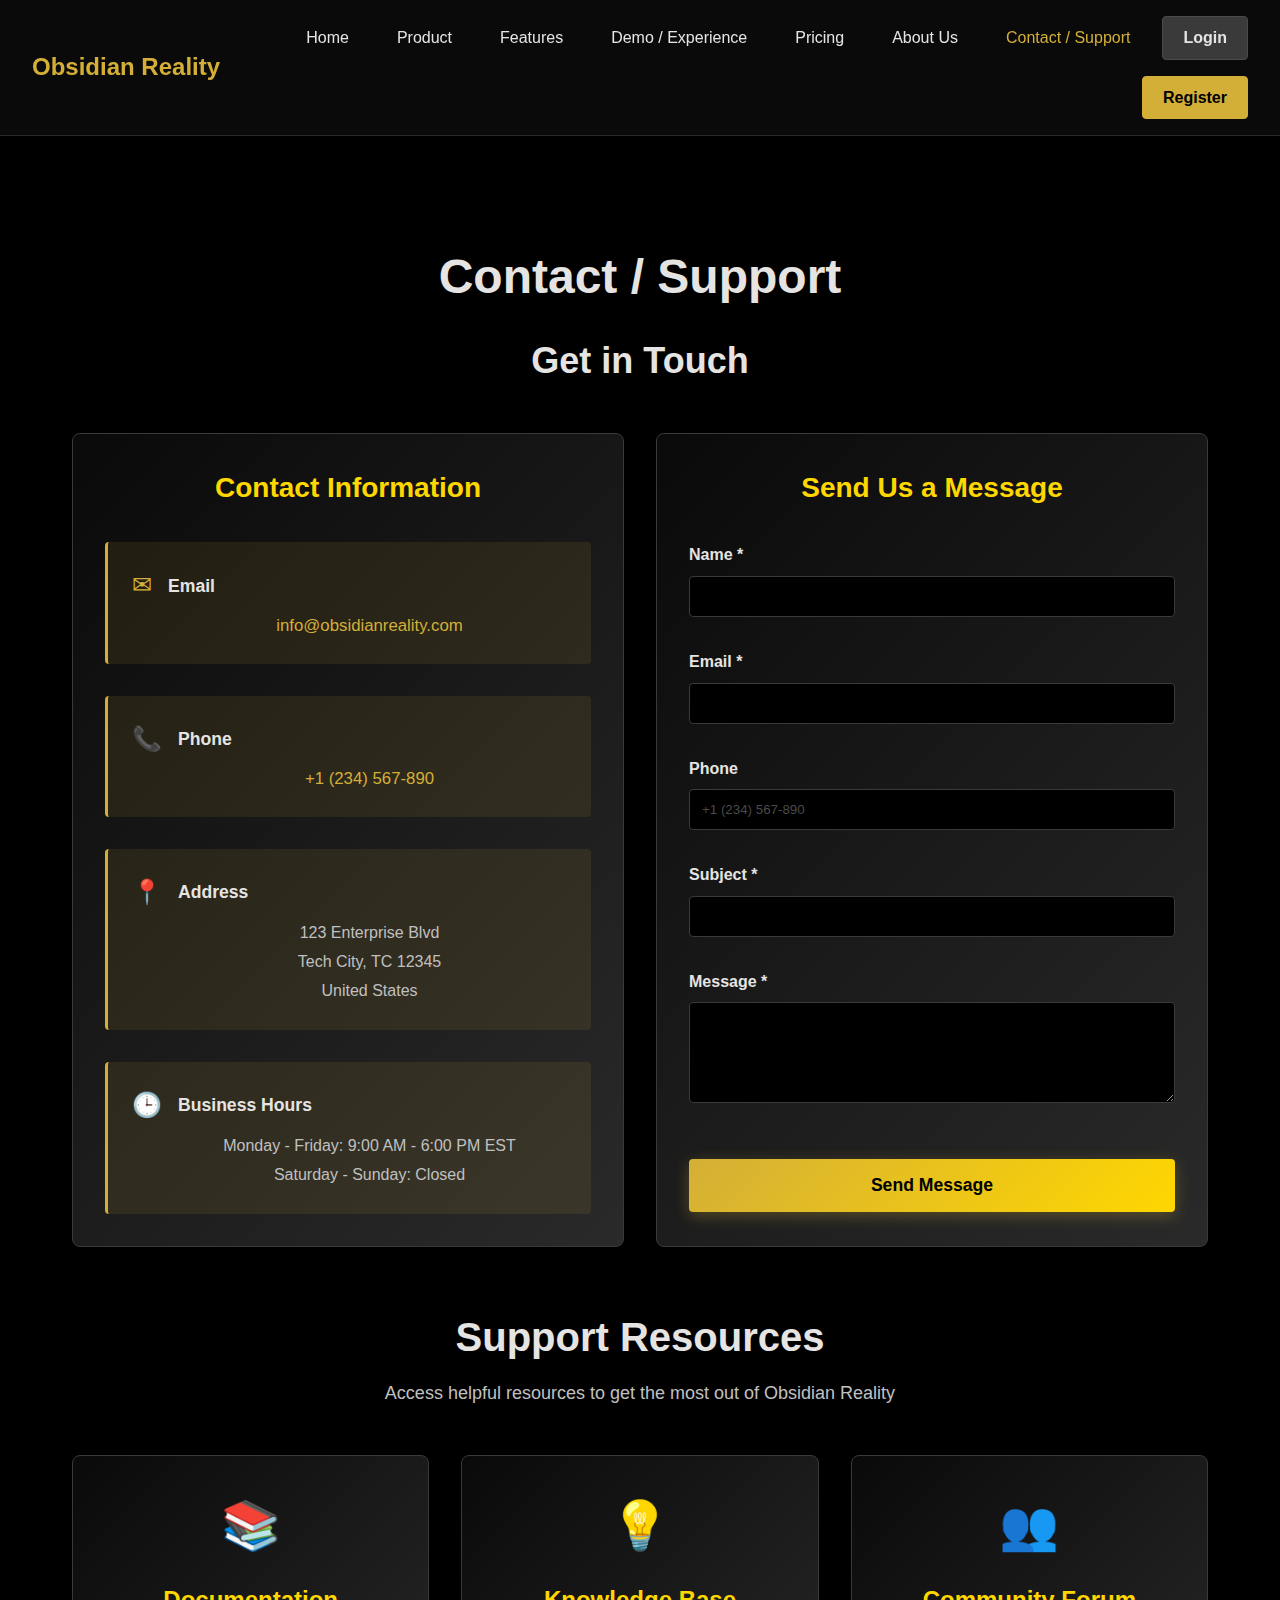
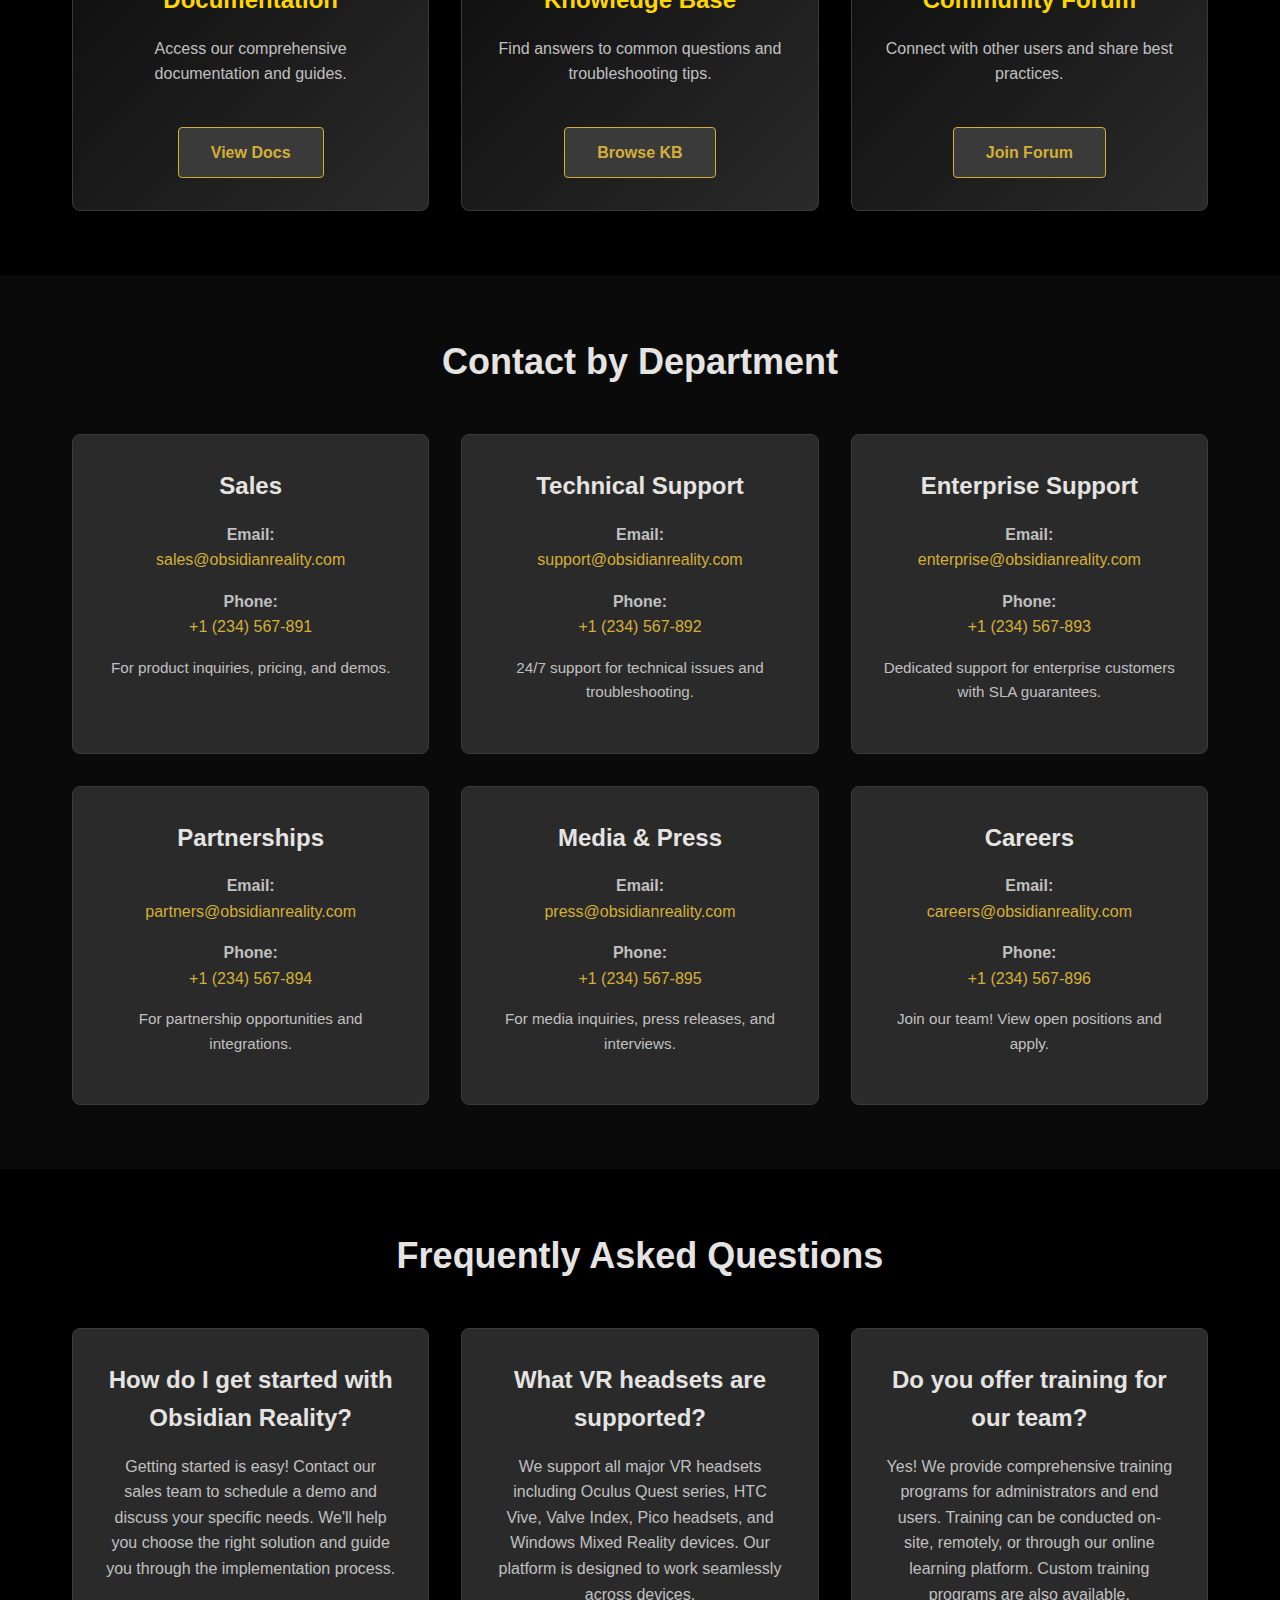
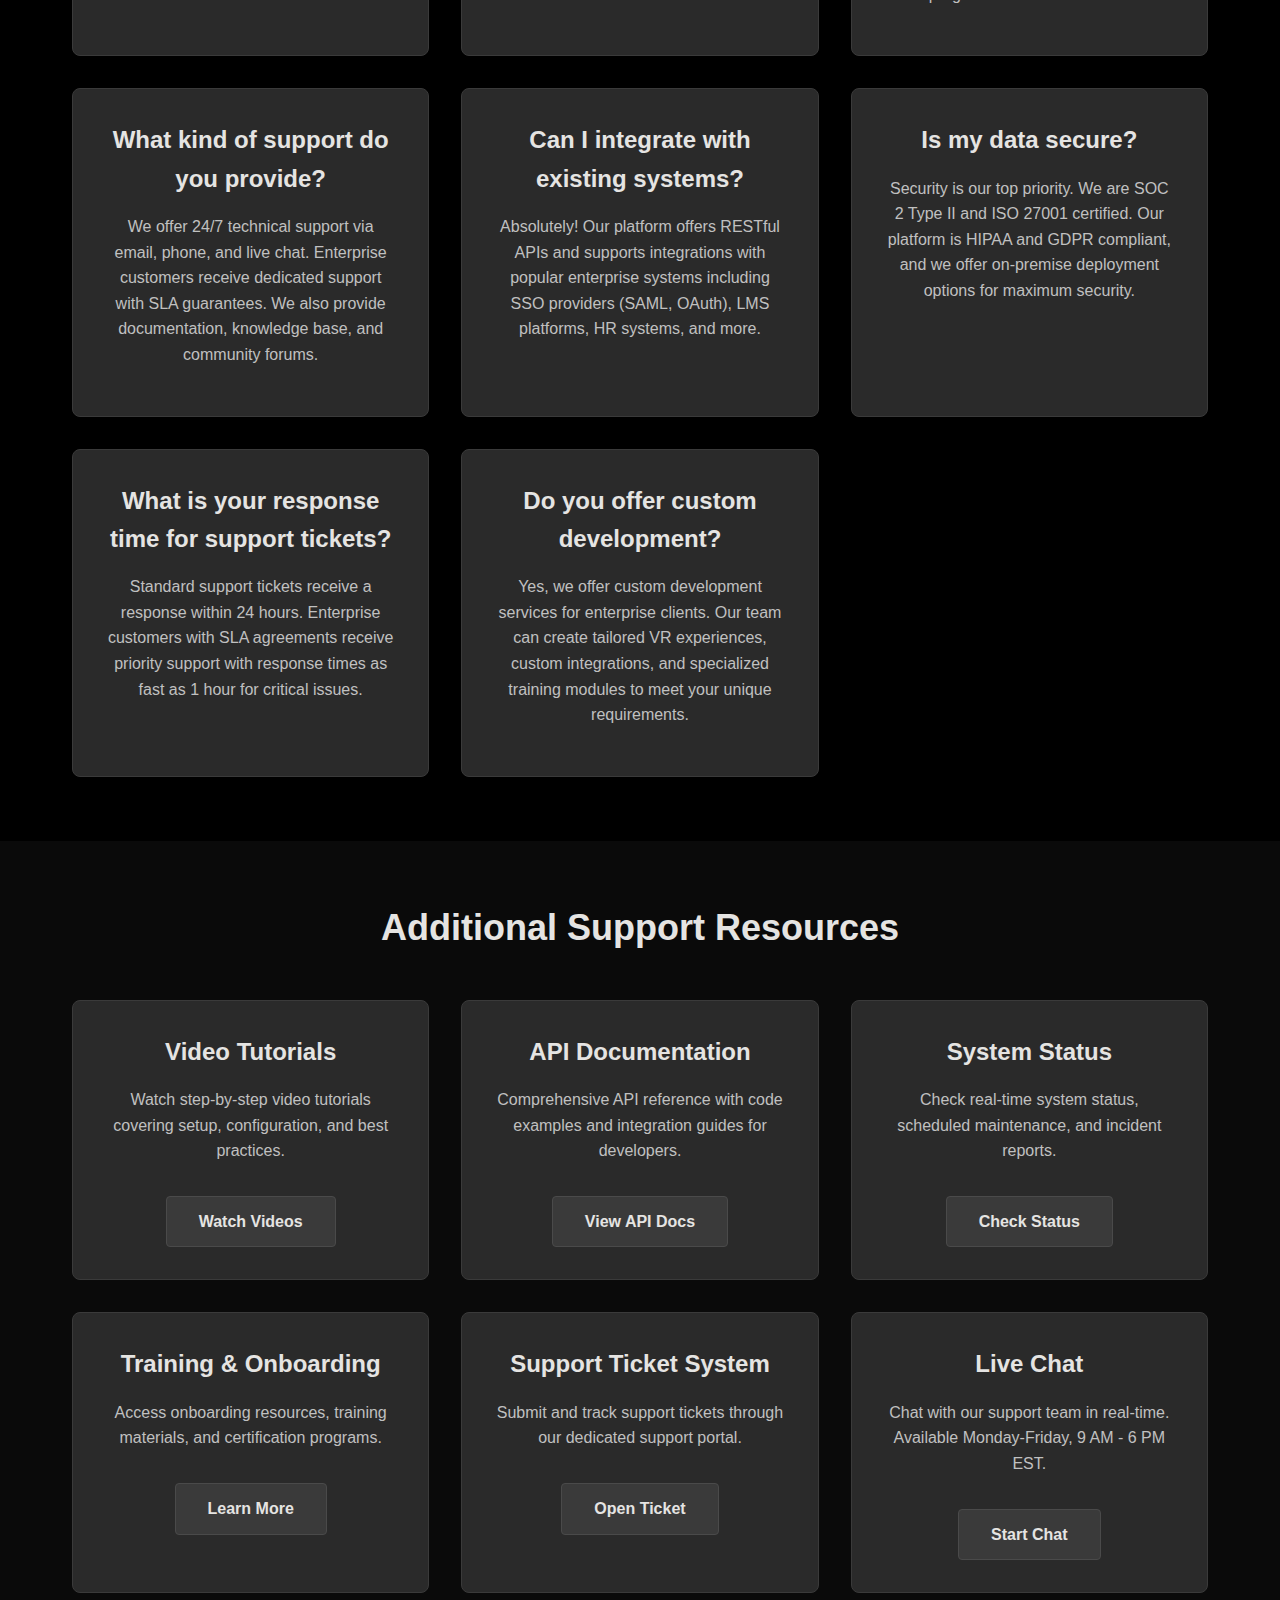
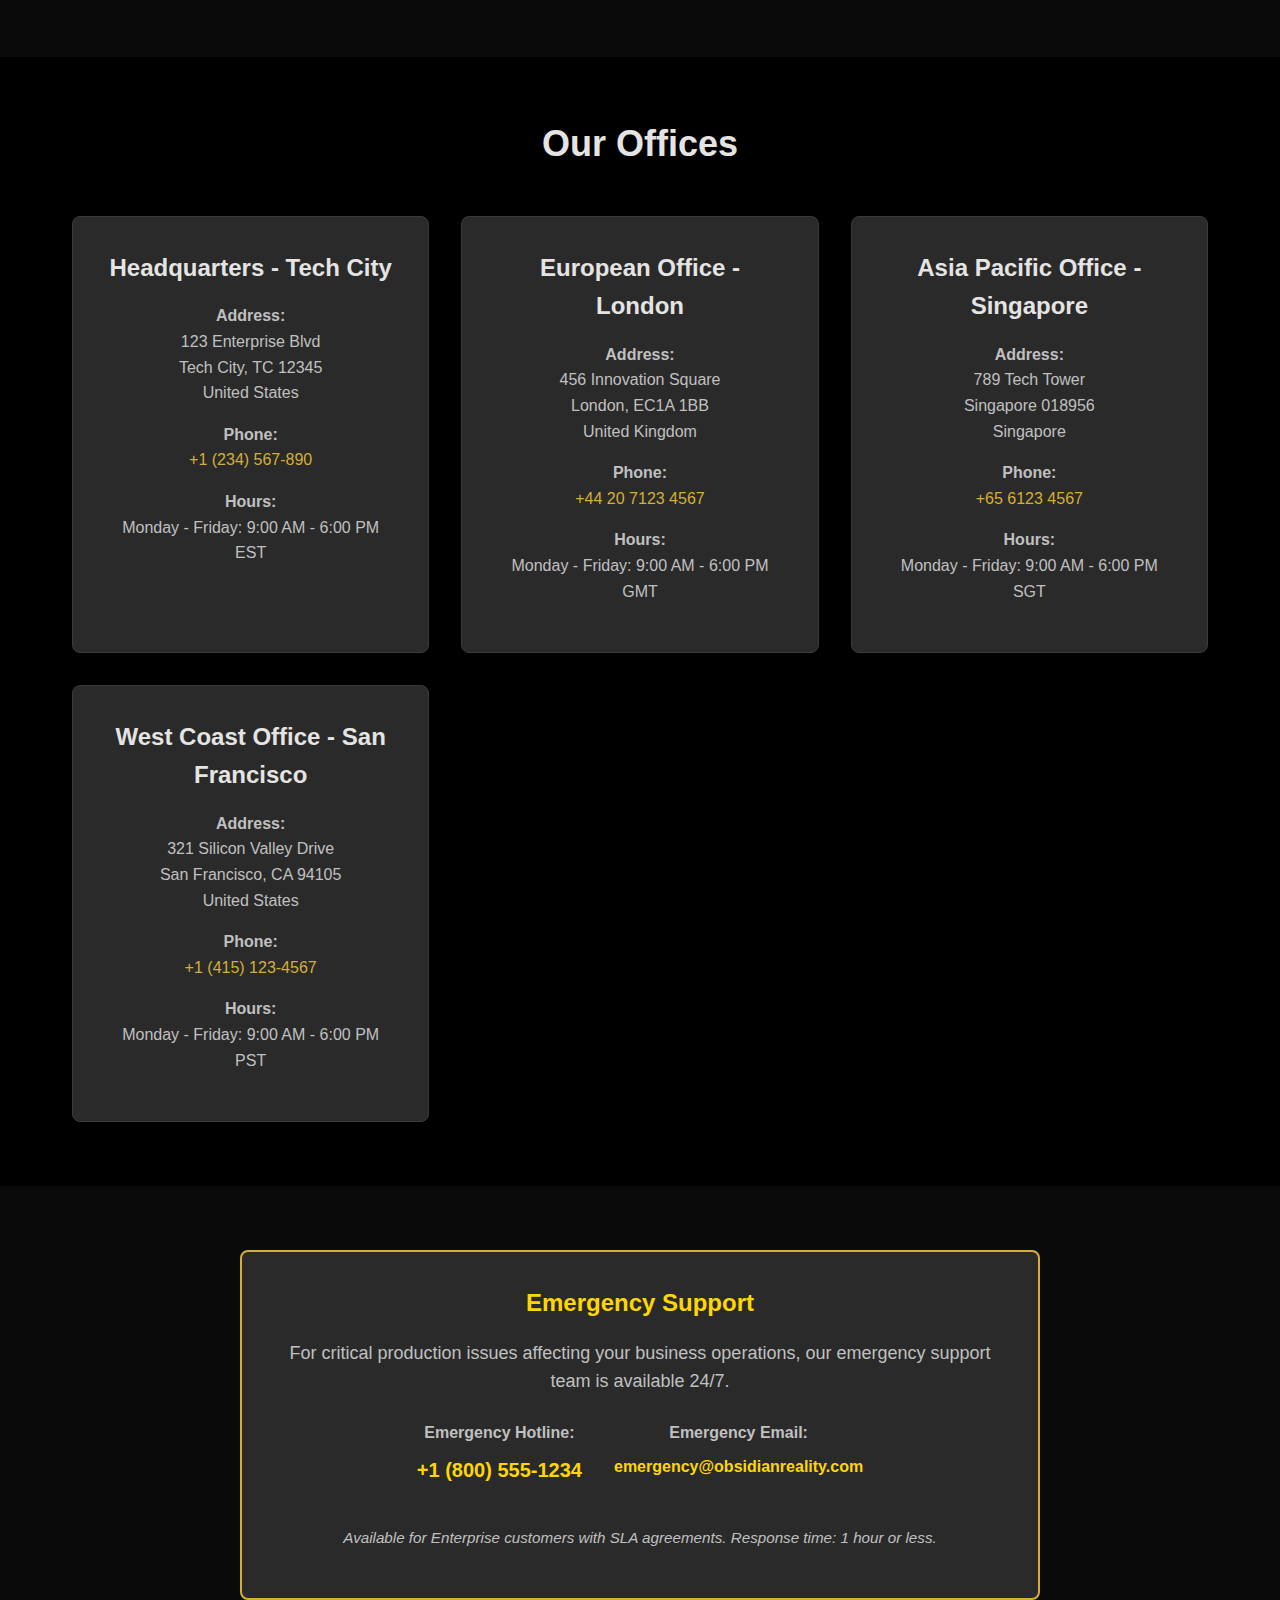
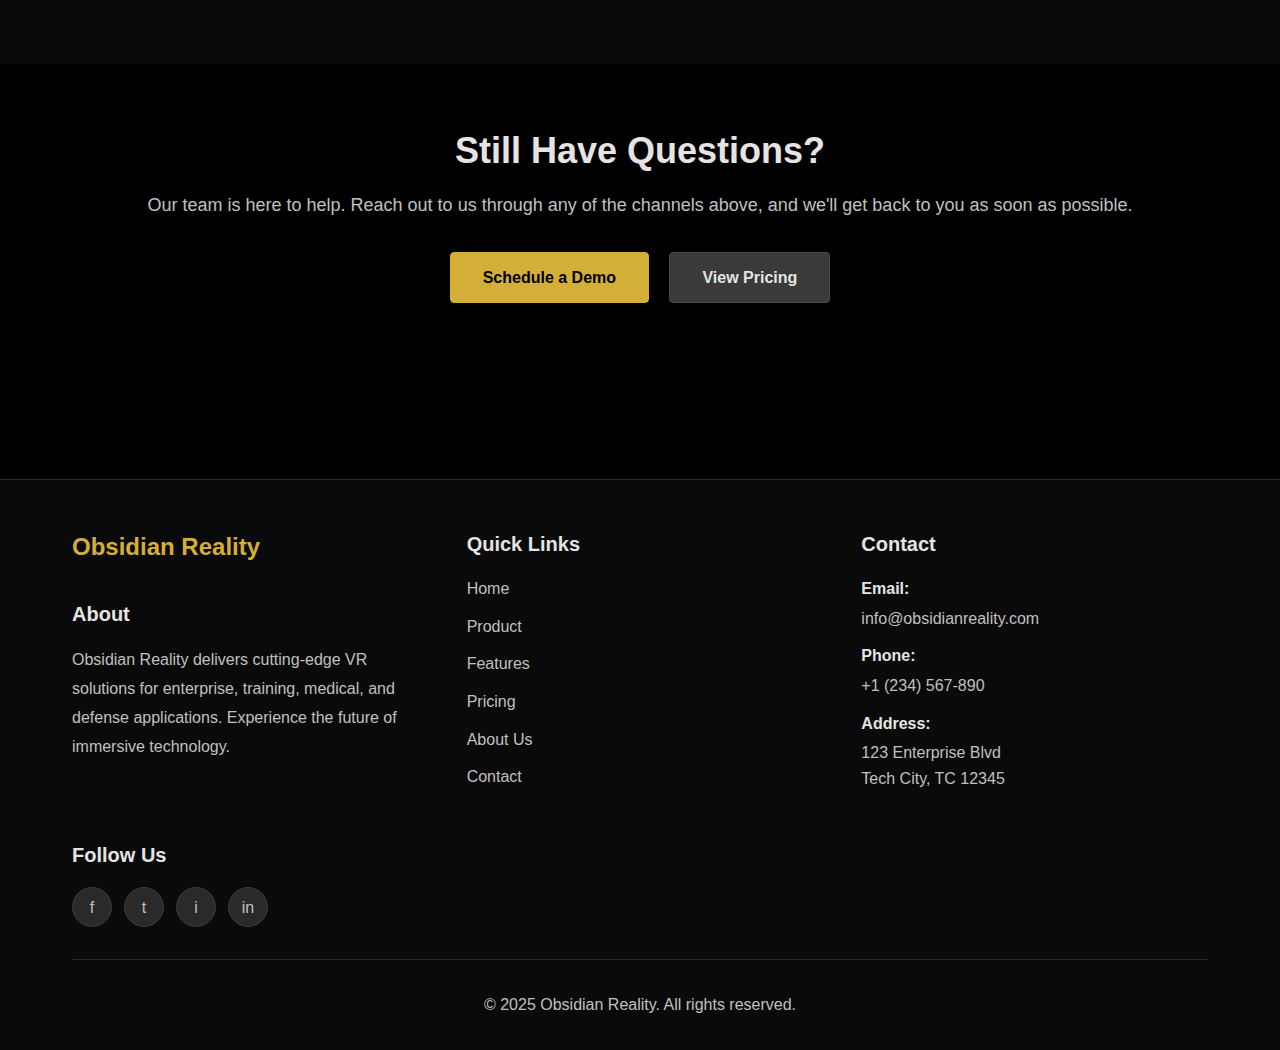
<file: contact.html>
<!DOCTYPE html>
<html lang="en">
<head>
    <meta charset="UTF-8">
    <meta name="viewport" content="width=device-width, initial-scale=1.0">
    <meta name="description" content="Contact Obsidian Reality - Enterprise VR Solutions">
    <title>Contact / Support - Obsidian Reality</title>
    <link rel="icon" type="image/svg+xml" href="images/favicon.svg">
    <link rel="icon" type="image/x-icon" href="images/favicon.ico">
    <link rel="apple-touch-icon" href="images/favicon.svg">
    <link rel="stylesheet" href="css/style.css">
</head>
<body>
    <!-- Header -->
    <header>
    <nav class="navbar">
        <div class="logo">Obsidian Reality</div>
        <button class="menu-toggle" aria-label="Toggle menu">☰</button>
        <ul class="nav-menu">
            <li class="dropdown">
                <a href="index.html">Home</a>
                <ul class="dropdown-menu">
                    <li><a href="home2.html">Home2</a></li>
                </ul>
            </li>
            <li><a href="product.html">Product</a></li>
            <li><a href="features.html">Features</a></li>
            <li><a href="demo.html">Demo / Experience</a></li>
            <li><a href="pricing.html">Pricing</a></li>
            <li><a href="about.html">About Us</a></li>
            <li><a href="contact.html">Contact / Support</a></li>
            <li><a href="login.html" class="nav-btn">Login</a></li>
            <li><a href="register.html" class="nav-btn nav-btn-primary">Register</a></li>
        </ul>
    </nav>
</header>

    <main>
        <section class="section" style="padding-top: 4rem;">
            <div class="container">
                <h1 class="text-center">Contact / Support</h1>
                <h2 class="text-center" style="margin-bottom: 3rem;">Get in Touch</h2>

                <div class="grid grid-2" style="margin-bottom: 3rem; gap: 2rem;">
                    <div class="card fade-in" style="background: linear-gradient(135deg, var(--obsidian-black-light) 0%, var(--graphite-gray-dark) 100%); border: 1px solid var(--graphite-gray);">
                        <div class="card-title" style="font-size: 1.75rem; margin-bottom: 2rem; color: var(--gold-accent);">Contact Information</div>
                        <div class="card-body">
                            <div style="margin-bottom: 2rem; padding: 1.5rem; background: rgba(212, 175, 55, 0.1); border-left: 3px solid var(--gold-subtle); border-radius: 4px;">
                                <div style="display: flex; align-items: center; margin-bottom: 0.5rem;">
                                    <span style="font-size: 1.5rem; margin-right: 1rem; color: var(--gold-subtle);">✉</span>
                                    <strong style="color: var(--platinum); font-size: 1.1rem;">Email</strong>
                                </div>
                                <a href="mailto:info@obsidianreality.com" style="color: var(--gold-subtle); font-size: 1.05rem; text-decoration: none; display: block; margin-left: 2.5rem; transition: color 0.3s;" onmouseover="this.style.color='var(--gold-accent)'" onmouseout="this.style.color='var(--gold-subtle)'">info@obsidianreality.com</a>
                            </div>

                            <div style="margin-bottom: 2rem; padding: 1.5rem; background: rgba(212, 175, 55, 0.1); border-left: 3px solid var(--gold-subtle); border-radius: 4px;">
                                <div style="display: flex; align-items: center; margin-bottom: 0.5rem;">
                                    <span style="font-size: 1.5rem; margin-right: 1rem; color: var(--gold-subtle);">📞</span>
                                    <strong style="color: var(--platinum); font-size: 1.1rem;">Phone</strong>
                                </div>
                                <a href="tel:+1234567890" style="color: var(--gold-subtle); font-size: 1.05rem; text-decoration: none; display: block; margin-left: 2.5rem; transition: color 0.3s;" onmouseover="this.style.color='var(--gold-accent)'" onmouseout="this.style.color='var(--gold-subtle)'">+1 (234) 567-890</a>
                            </div>

                            <div style="margin-bottom: 2rem; padding: 1.5rem; background: rgba(212, 175, 55, 0.1); border-left: 3px solid var(--gold-subtle); border-radius: 4px;">
                                <div style="display: flex; align-items: center; margin-bottom: 0.5rem;">
                                    <span style="font-size: 1.5rem; margin-right: 1rem; color: var(--gold-subtle);">📍</span>
                                    <strong style="color: var(--platinum); font-size: 1.1rem;">Address</strong>
                                </div>
                                <p style="color: var(--platinum-dark); margin-left: 2.5rem; line-height: 1.8; margin-bottom: 0;">
                                    123 Enterprise Blvd<br>
                                    Tech City, TC 12345<br>
                                    United States
                                </p>
                            </div>

                            <div style="padding: 1.5rem; background: rgba(212, 175, 55, 0.1); border-left: 3px solid var(--gold-subtle); border-radius: 4px;">
                                <div style="display: flex; align-items: center; margin-bottom: 0.5rem;">
                                    <span style="font-size: 1.5rem; margin-right: 1rem; color: var(--gold-subtle);">🕒</span>
                                    <strong style="color: var(--platinum); font-size: 1.1rem;">Business Hours</strong>
                                </div>
                                <p style="color: var(--platinum-dark); margin-left: 2.5rem; line-height: 1.8; margin-bottom: 0;">
                                    Monday - Friday: 9:00 AM - 6:00 PM EST<br>
                                    Saturday - Sunday: Closed
                                </p>
                            </div>
                        </div>
                    </div>

                    <div class="card fade-in" style="background: linear-gradient(135deg, var(--obsidian-black-light) 0%, var(--graphite-gray-dark) 100%); border: 1px solid var(--graphite-gray);">
                        <div class="card-title" style="font-size: 1.75rem; margin-bottom: 2rem; color: var(--gold-accent); text-align: center;">Send Us a Message</div>
                        <form id="contact-form">
                            <div class="form-group">
                                <label class="form-label" for="name" style="color: var(--platinum); font-weight: 600; display: block; text-align: left; margin-bottom: 0.5rem;">Name *</label>
                                <input type="text" id="name" name="name" class="form-control" required style="background: var(--obsidian-black); border: 1px solid var(--graphite-gray); color: var(--platinum); padding: 0.75rem; width: 100%;">
                                <div class="error-message"></div>
                            </div>

                            <div class="form-group">
                                <label class="form-label" for="email" style="color: var(--platinum); font-weight: 600; display: block; text-align: left; margin-bottom: 0.5rem;">Email *</label>
                                <input type="email" id="email" name="email" class="form-control" required style="background: var(--obsidian-black); border: 1px solid var(--graphite-gray); color: var(--platinum); padding: 0.75rem; width: 100%;">
                                <div class="error-message"></div>
                            </div>

                            <div class="form-group">
                                <label class="form-label" for="phone" style="color: var(--platinum); font-weight: 600; display: block; text-align: left; margin-bottom: 0.5rem;">Phone</label>
                                <input type="tel" id="phone" name="phone" class="form-control" placeholder="+1 (234) 567-890" style="background: var(--obsidian-black); border: 1px solid var(--graphite-gray); color: var(--platinum); padding: 0.75rem; width: 100%;">
                                <div class="error-message"></div>
                            </div>

                            <div class="form-group">
                                <label class="form-label" for="subject" style="color: var(--platinum); font-weight: 600; display: block; text-align: left; margin-bottom: 0.5rem;">Subject *</label>
                                <input type="text" id="subject" name="subject" class="form-control" required style="background: var(--obsidian-black); border: 1px solid var(--graphite-gray); color: var(--platinum); padding: 0.75rem; width: 100%;">
                                <div class="error-message"></div>
                            </div>

                            <div class="form-group">
                                <label class="form-label" for="message" style="color: var(--platinum); font-weight: 600; display: block; text-align: left; margin-bottom: 0.5rem;">Message *</label>
                                <textarea id="message" name="message" class="form-control" rows="5" required style="background: var(--obsidian-black); border: 1px solid var(--graphite-gray); color: var(--platinum); padding: 0.75rem; resize: vertical; width: 100%;"></textarea>
                                <div class="error-message"></div>
                            </div>

                            <div class="success-message"></div>
                            
                            <button type="submit" class="btn btn-primary" style="width: 100%; padding: 1rem; font-size: 1.1rem; font-weight: 600; margin-top: 1rem; background: linear-gradient(135deg, var(--gold-subtle) 0%, var(--gold-accent) 100%); border: none; box-shadow: 0 4px 15px rgba(212, 175, 55, 0.3); transition: transform 0.3s, box-shadow 0.3s;" onmouseover="this.style.transform='translateY(-2px)'; this.style.boxShadow='0 6px 20px rgba(212, 175, 55, 0.4)'" onmouseout="this.style.transform='translateY(0)'; this.style.boxShadow='0 4px 15px rgba(212, 175, 55, 0.3)'">Send Message</button>
                        </form>
                    </div>
                </div>

                <div class="text-center" style="margin-top: 4rem;">
                    <h2 class="text-center" style="font-size: 2.5rem; margin-bottom: 1rem;">Support Resources</h2>
                    <p style="color: var(--platinum-dark); font-size: 1.125rem; margin-bottom: 3rem;">Access helpful resources to get the most out of Obsidian Reality</p>
                    <div class="grid grid-3" style="margin-top: 2rem; gap: 2rem;">
                        <div class="card fade-in" style="background: linear-gradient(135deg, var(--obsidian-black-light) 0%, var(--graphite-gray-dark) 100%); border: 1px solid var(--graphite-gray); transition: transform 0.3s, box-shadow 0.3s;" onmouseover="this.style.transform='translateY(-5px)'; this.style.boxShadow='0 8px 25px rgba(0,0,0,0.5)'" onmouseout="this.style.transform='translateY(0)'; this.style.boxShadow='none'">
                            <div style="font-size: 3rem; margin-bottom: 1rem;">📚</div>
                            <div class="card-title" style="font-size: 1.5rem; color: var(--gold-accent);">Documentation</div>
                            <div class="card-body">
                                <p style="color: var(--platinum-dark); margin-bottom: 1.5rem;">Access our comprehensive documentation and guides.</p>
                                <a href="#" class="btn" style="margin-top: 1rem; background: var(--graphite-gray); border: 1px solid var(--gold-subtle); color: var(--gold-subtle); transition: all 0.3s;" onmouseover="this.style.background='var(--gold-subtle)'; this.style.color='var(--obsidian-black)'" onmouseout="this.style.background='var(--graphite-gray)'; this.style.color='var(--gold-subtle)'">View Docs</a>
                            </div>
                        </div>

                        <div class="card fade-in" style="background: linear-gradient(135deg, var(--obsidian-black-light) 0%, var(--graphite-gray-dark) 100%); border: 1px solid var(--graphite-gray); transition: transform 0.3s, box-shadow 0.3s;" onmouseover="this.style.transform='translateY(-5px)'; this.style.boxShadow='0 8px 25px rgba(0,0,0,0.5)'" onmouseout="this.style.transform='translateY(0)'; this.style.boxShadow='none'">
                            <div style="font-size: 3rem; margin-bottom: 1rem;">💡</div>
                            <div class="card-title" style="font-size: 1.5rem; color: var(--gold-accent);">Knowledge Base</div>
                            <div class="card-body">
                                <p style="color: var(--platinum-dark); margin-bottom: 1.5rem;">Find answers to common questions and troubleshooting tips.</p>
                                <a href="#" class="btn" style="margin-top: 1rem; background: var(--graphite-gray); border: 1px solid var(--gold-subtle); color: var(--gold-subtle); transition: all 0.3s;" onmouseover="this.style.background='var(--gold-subtle)'; this.style.color='var(--obsidian-black)'" onmouseout="this.style.background='var(--graphite-gray)'; this.style.color='var(--gold-subtle)'">Browse KB</a>
                            </div>
                        </div>

                        <div class="card fade-in" style="background: linear-gradient(135deg, var(--obsidian-black-light) 0%, var(--graphite-gray-dark) 100%); border: 1px solid var(--graphite-gray); transition: transform 0.3s, box-shadow 0.3s;" onmouseover="this.style.transform='translateY(-5px)'; this.style.boxShadow='0 8px 25px rgba(0,0,0,0.5)'" onmouseout="this.style.transform='translateY(0)'; this.style.boxShadow='none'">
                            <div style="font-size: 3rem; margin-bottom: 1rem;">👥</div>
                            <div class="card-title" style="font-size: 1.5rem; color: var(--gold-accent);">Community Forum</div>
                            <div class="card-body">
                                <p style="color: var(--platinum-dark); margin-bottom: 1.5rem;">Connect with other users and share best practices.</p>
                                <a href="#" class="btn" style="margin-top: 1rem; background: var(--graphite-gray); border: 1px solid var(--gold-subtle); color: var(--gold-subtle); transition: all 0.3s;" onmouseover="this.style.background='var(--gold-subtle)'; this.style.color='var(--obsidian-black)'" onmouseout="this.style.background='var(--graphite-gray)'; this.style.color='var(--gold-subtle)'">Join Forum</a>
                            </div>
                        </div>
                    </div>
                </div>
            </div>
        </section>

        <!-- Department Contacts Section -->
        <section class="section" style="background-color: var(--obsidian-black-light);">
            <div class="container">
                <h2 class="text-center" style="margin-bottom: 3rem;">Contact by Department</h2>
                <div class="grid grid-3">
                    <div class="card fade-in">
                        <div class="card-title">Sales</div>
                        <div class="card-body">
                            <p style="margin-bottom: 1rem;">
                                <strong>Email:</strong><br>
                                <a href="mailto:sales@obsidianreality.com" style="color: var(--gold-subtle);">sales@obsidianreality.com</a>
                            </p>
                            <p style="margin-bottom: 1rem;">
                                <strong>Phone:</strong><br>
                                <a href="tel:+1234567891" style="color: var(--gold-subtle);">+1 (234) 567-891</a>
                            </p>
                            <p style="color: var(--platinum-dark); font-size: 0.95rem;">
                                For product inquiries, pricing, and demos.
                            </p>
                        </div>
                    </div>

                    <div class="card fade-in">
                        <div class="card-title">Technical Support</div>
                        <div class="card-body">
                            <p style="margin-bottom: 1rem;">
                                <strong>Email:</strong><br>
                                <a href="mailto:support@obsidianreality.com" style="color: var(--gold-subtle);">support@obsidianreality.com</a>
                            </p>
                            <p style="margin-bottom: 1rem;">
                                <strong>Phone:</strong><br>
                                <a href="tel:+1234567892" style="color: var(--gold-subtle);">+1 (234) 567-892</a>
                            </p>
                            <p style="color: var(--platinum-dark); font-size: 0.95rem;">
                                24/7 support for technical issues and troubleshooting.
                            </p>
                        </div>
                    </div>

                    <div class="card fade-in">
                        <div class="card-title">Enterprise Support</div>
                        <div class="card-body">
                            <p style="margin-bottom: 1rem;">
                                <strong>Email:</strong><br>
                                <a href="mailto:enterprise@obsidianreality.com" style="color: var(--gold-subtle);">enterprise@obsidianreality.com</a>
                            </p>
                            <p style="margin-bottom: 1rem;">
                                <strong>Phone:</strong><br>
                                <a href="tel:+1234567893" style="color: var(--gold-subtle);">+1 (234) 567-893</a>
                            </p>
                            <p style="color: var(--platinum-dark); font-size: 0.95rem;">
                                Dedicated support for enterprise customers with SLA guarantees.
                            </p>
                        </div>
                    </div>

                    <div class="card fade-in">
                        <div class="card-title">Partnerships</div>
                        <div class="card-body">
                            <p style="margin-bottom: 1rem;">
                                <strong>Email:</strong><br>
                                <a href="mailto:partners@obsidianreality.com" style="color: var(--gold-subtle);">partners@obsidianreality.com</a>
                            </p>
                            <p style="margin-bottom: 1rem;">
                                <strong>Phone:</strong><br>
                                <a href="tel:+1234567894" style="color: var(--gold-subtle);">+1 (234) 567-894</a>
                            </p>
                            <p style="color: var(--platinum-dark); font-size: 0.95rem;">
                                For partnership opportunities and integrations.
                            </p>
                        </div>
                    </div>

                    <div class="card fade-in">
                        <div class="card-title">Media & Press</div>
                        <div class="card-body">
                            <p style="margin-bottom: 1rem;">
                                <strong>Email:</strong><br>
                                <a href="mailto:press@obsidianreality.com" style="color: var(--gold-subtle);">press@obsidianreality.com</a>
                            </p>
                            <p style="margin-bottom: 1rem;">
                                <strong>Phone:</strong><br>
                                <a href="tel:+1234567895" style="color: var(--gold-subtle);">+1 (234) 567-895</a>
                            </p>
                            <p style="color: var(--platinum-dark); font-size: 0.95rem;">
                                For media inquiries, press releases, and interviews.
                            </p>
                        </div>
                    </div>

                    <div class="card fade-in">
                        <div class="card-title">Careers</div>
                        <div class="card-body">
                            <p style="margin-bottom: 1rem;">
                                <strong>Email:</strong><br>
                                <a href="mailto:careers@obsidianreality.com" style="color: var(--gold-subtle);">careers@obsidianreality.com</a>
                            </p>
                            <p style="margin-bottom: 1rem;">
                                <strong>Phone:</strong><br>
                                <a href="tel:+1234567896" style="color: var(--gold-subtle);">+1 (234) 567-896</a>
                            </p>
                            <p style="color: var(--platinum-dark); font-size: 0.95rem;">
                                Join our team! View open positions and apply.
                            </p>
                        </div>
                    </div>
                </div>
            </div>
        </section>

        <!-- FAQ Section -->
        <section class="section">
            <div class="container">
                <h2 class="text-center" style="margin-bottom: 3rem;">Frequently Asked Questions</h2>
                <div class="grid grid-2">
                    <div class="card fade-in">
                        <div class="card-title">How do I get started with Obsidian Reality?</div>
                        <div class="card-body">
                            <p style="color: var(--platinum-dark);">
                                Getting started is easy! Contact our sales team to schedule a demo and discuss your specific needs. We'll help you choose the right solution and guide you through the implementation process.
                            </p>
                        </div>
                    </div>

                    <div class="card fade-in">
                        <div class="card-title">What VR headsets are supported?</div>
                        <div class="card-body">
                            <p style="color: var(--platinum-dark);">
                                We support all major VR headsets including Oculus Quest series, HTC Vive, Valve Index, Pico headsets, and Windows Mixed Reality devices. Our platform is designed to work seamlessly across devices.
                            </p>
                        </div>
                    </div>

                    <div class="card fade-in">
                        <div class="card-title">Do you offer training for our team?</div>
                        <div class="card-body">
                            <p style="color: var(--platinum-dark);">
                                Yes! We provide comprehensive training programs for administrators and end users. Training can be conducted on-site, remotely, or through our online learning platform. Custom training programs are also available.
                            </p>
                        </div>
                    </div>

                    <div class="card fade-in">
                        <div class="card-title">What kind of support do you provide?</div>
                        <div class="card-body">
                            <p style="color: var(--platinum-dark);">
                                We offer 24/7 technical support via email, phone, and live chat. Enterprise customers receive dedicated support with SLA guarantees. We also provide documentation, knowledge base, and community forums.
                            </p>
                        </div>
                    </div>

                    <div class="card fade-in">
                        <div class="card-title">Can I integrate with existing systems?</div>
                        <div class="card-body">
                            <p style="color: var(--platinum-dark);">
                                Absolutely! Our platform offers RESTful APIs and supports integrations with popular enterprise systems including SSO providers (SAML, OAuth), LMS platforms, HR systems, and more.
                            </p>
                        </div>
                    </div>

                    <div class="card fade-in">
                        <div class="card-title">Is my data secure?</div>
                        <div class="card-body">
                            <p style="color: var(--platinum-dark);">
                                Security is our top priority. We are SOC 2 Type II and ISO 27001 certified. Our platform is HIPAA and GDPR compliant, and we offer on-premise deployment options for maximum security.
                            </p>
                        </div>
                    </div>

                    <div class="card fade-in">
                        <div class="card-title">What is your response time for support tickets?</div>
                        <div class="card-body">
                            <p style="color: var(--platinum-dark);">
                                Standard support tickets receive a response within 24 hours. Enterprise customers with SLA agreements receive priority support with response times as fast as 1 hour for critical issues.
                            </p>
                        </div>
                    </div>

                    <div class="card fade-in">
                        <div class="card-title">Do you offer custom development?</div>
                        <div class="card-body">
                            <p style="color: var(--platinum-dark);">
                                Yes, we offer custom development services for enterprise clients. Our team can create tailored VR experiences, custom integrations, and specialized training modules to meet your unique requirements.
                            </p>
                        </div>
                    </div>
                </div>
            </div>
        </section>

        <!-- Additional Support Resources -->
        <section class="section" style="background-color: var(--obsidian-black-light);">
            <div class="container">
                <h2 class="text-center" style="margin-bottom: 3rem;">Additional Support Resources</h2>
                <div class="grid grid-3">
                    <div class="card fade-in">
                        <div class="card-title">Video Tutorials</div>
                        <div class="card-body">
                            <p style="color: var(--platinum-dark); margin-bottom: 1rem;">
                                Watch step-by-step video tutorials covering setup, configuration, and best practices.
                            </p>
                            <a href="#" class="btn" style="margin-top: 1rem;">Watch Videos</a>
                        </div>
                    </div>

                    <div class="card fade-in">
                        <div class="card-title">API Documentation</div>
                        <div class="card-body">
                            <p style="color: var(--platinum-dark); margin-bottom: 1rem;">
                                Comprehensive API reference with code examples and integration guides for developers.
                            </p>
                            <a href="#" class="btn" style="margin-top: 1rem;">View API Docs</a>
                        </div>
                    </div>

                    <div class="card fade-in">
                        <div class="card-title">System Status</div>
                        <div class="card-body">
                            <p style="color: var(--platinum-dark); margin-bottom: 1rem;">
                                Check real-time system status, scheduled maintenance, and incident reports.
                            </p>
                            <a href="#" class="btn" style="margin-top: 1rem;">Check Status</a>
                        </div>
                    </div>

                    <div class="card fade-in">
                        <div class="card-title">Training & Onboarding</div>
                        <div class="card-body">
                            <p style="color: var(--platinum-dark); margin-bottom: 1rem;">
                                Access onboarding resources, training materials, and certification programs.
                            </p>
                            <a href="#" class="btn" style="margin-top: 1rem;">Learn More</a>
                        </div>
                    </div>

                    <div class="card fade-in">
                        <div class="card-title">Support Ticket System</div>
                        <div class="card-body">
                            <p style="color: var(--platinum-dark); margin-bottom: 1rem;">
                                Submit and track support tickets through our dedicated support portal.
                            </p>
                            <a href="#" class="btn" style="margin-top: 1rem;">Open Ticket</a>
                        </div>
                    </div>

                    <div class="card fade-in">
                        <div class="card-title">Live Chat</div>
                        <div class="card-body">
                            <p style="color: var(--platinum-dark); margin-bottom: 1rem;">
                                Chat with our support team in real-time. Available Monday-Friday, 9 AM - 6 PM EST.
                            </p>
                            <a href="#" class="btn" style="margin-top: 1rem;">Start Chat</a>
                        </div>
                    </div>
                </div>
            </div>
        </section>

        <!-- Office Locations -->
        <section class="section">
            <div class="container">
                <h2 class="text-center" style="margin-bottom: 3rem;">Our Offices</h2>
                <div class="grid grid-2">
                    <div class="card fade-in">
                        <div class="card-title">Headquarters - Tech City</div>
                        <div class="card-body">
                            <p style="margin-bottom: 1rem;">
                                <strong>Address:</strong><br>
                                123 Enterprise Blvd<br>
                                Tech City, TC 12345<br>
                                United States
                            </p>
                            <p style="margin-bottom: 1rem;">
                                <strong>Phone:</strong><br>
                                <a href="tel:+1234567890" style="color: var(--gold-subtle);">+1 (234) 567-890</a>
                            </p>
                            <p style="margin-bottom: 1rem;">
                                <strong>Hours:</strong><br>
                                Monday - Friday: 9:00 AM - 6:00 PM EST
                            </p>
                        </div>
                    </div>

                    <div class="card fade-in">
                        <div class="card-title">European Office - London</div>
                        <div class="card-body">
                            <p style="margin-bottom: 1rem;">
                                <strong>Address:</strong><br>
                                456 Innovation Square<br>
                                London, EC1A 1BB<br>
                                United Kingdom
                            </p>
                            <p style="margin-bottom: 1rem;">
                                <strong>Phone:</strong><br>
                                <a href="tel:+442071234567" style="color: var(--gold-subtle);">+44 20 7123 4567</a>
                            </p>
                            <p style="margin-bottom: 1rem;">
                                <strong>Hours:</strong><br>
                                Monday - Friday: 9:00 AM - 6:00 PM GMT
                            </p>
                        </div>
                    </div>

                    <div class="card fade-in">
                        <div class="card-title">Asia Pacific Office - Singapore</div>
                        <div class="card-body">
                            <p style="margin-bottom: 1rem;">
                                <strong>Address:</strong><br>
                                789 Tech Tower<br>
                                Singapore 018956<br>
                                Singapore
                            </p>
                            <p style="margin-bottom: 1rem;">
                                <strong>Phone:</strong><br>
                                <a href="tel:+6561234567" style="color: var(--gold-subtle);">+65 6123 4567</a>
                            </p>
                            <p style="margin-bottom: 1rem;">
                                <strong>Hours:</strong><br>
                                Monday - Friday: 9:00 AM - 6:00 PM SGT
                            </p>
                        </div>
                    </div>

                    <div class="card fade-in">
                        <div class="card-title">West Coast Office - San Francisco</div>
                        <div class="card-body">
                            <p style="margin-bottom: 1rem;">
                                <strong>Address:</strong><br>
                                321 Silicon Valley Drive<br>
                                San Francisco, CA 94105<br>
                                United States
                            </p>
                            <p style="margin-bottom: 1rem;">
                                <strong>Phone:</strong><br>
                                <a href="tel:+14151234567" style="color: var(--gold-subtle);">+1 (415) 123-4567</a>
                            </p>
                            <p style="margin-bottom: 1rem;">
                                <strong>Hours:</strong><br>
                                Monday - Friday: 9:00 AM - 6:00 PM PST
                            </p>
                        </div>
                    </div>
                </div>
            </div>
        </section>

        <!-- Emergency Support -->
        <section class="section" style="background-color: var(--obsidian-black-light);">
            <div class="container">
                <div class="card fade-in" style="max-width: 800px; margin: 0 auto; border: 2px solid var(--gold-subtle);">
                    <div class="card-title" style="color: var(--gold-accent);">Emergency Support</div>
                    <div class="card-body">
                        <p style="color: var(--platinum-dark); margin-bottom: 1.5rem; font-size: 1.125rem;">
                            For critical production issues affecting your business operations, our emergency support team is available 24/7.
                        </p>
                        <div style="display: flex; gap: 2rem; flex-wrap: wrap; justify-content: center;">
                            <div>
                                <p style="margin-bottom: 0.5rem;"><strong>Emergency Hotline:</strong></p>
                                <p style="font-size: 1.25rem;">
                                    <a href="tel:+18005551234" style="color: var(--gold-accent); font-weight: bold;">+1 (800) 555-1234</a>
                                </p>
                            </div>
                            <div>
                                <p style="margin-bottom: 0.5rem;"><strong>Emergency Email:</strong></p>
                                <p>
                                    <a href="mailto:emergency@obsidianreality.com" style="color: var(--gold-accent); font-weight: bold;">emergency@obsidianreality.com</a>
                                </p>
                            </div>
                        </div>
                        <p style="color: var(--platinum-dark); margin-top: 1.5rem; font-size: 0.95rem; font-style: italic;">
                            Available for Enterprise customers with SLA agreements. Response time: 1 hour or less.
                        </p>
                    </div>
                </div>
            </div>
        </section>

        <!-- CTA Section -->
        <section class="section">
            <div class="container text-center">
                <h2 class="text-center">Still Have Questions?</h2>
                <p style="font-size: 1.125rem; margin: 1rem 0 2rem; color: var(--platinum-dark);">
                    Our team is here to help. Reach out to us through any of the channels above, and we'll get back to you as soon as possible.
                </p>
                <div style="margin-top: 2rem;">
                    <a href="demo.html" class="btn btn-primary" style="margin-right: 1rem;">Schedule a Demo</a>
                    <a href="pricing.html" class="btn">View Pricing</a>
                </div>
            </div>
        </section>
    </main>

    <!-- Footer -->
    <footer>
    <div class="container">
        <div class="footer-content">
            <div class="footer-section" style="text-align: left;">
                <div style="margin-bottom: 1.5rem;">
                    <a href="index.html" style="text-decoration: none; color: inherit;">
                        <div class="logo" style="display: inline-block; text-align: left; font-size: 1.5rem; color: var(--gold-subtle);">Obsidian Reality</div>
                    </a>
                </div>
                <h4 style="text-align: left; margin-bottom: 1rem; margin-top: 0;">About</h4>
                <p style="text-align: left; line-height: 1.8; margin-bottom: 0;">Obsidian Reality delivers cutting-edge VR solutions for enterprise, training, medical, and defense applications. Experience the future of immersive technology.</p>
            </div>
            <div class="footer-section" style="text-align: left;">
                <h4 style="text-align: left; margin-bottom: 1rem; margin-top: 0;">Quick Links</h4>
                <ul style="text-align: left; padding-left: 0; list-style: none; margin: 0;">
                    <li style="text-align: left; margin-bottom: 0.75rem;"><a href="index.html" style="display: inline-block;">Home</a></li>
                    <li style="text-align: left; margin-bottom: 0.75rem;"><a href="product.html" style="display: inline-block;">Product</a></li>
                    <li style="text-align: left; margin-bottom: 0.75rem;"><a href="features.html" style="display: inline-block;">Features</a></li>
                    <li style="text-align: left; margin-bottom: 0.75rem;"><a href="pricing.html" style="display: inline-block;">Pricing</a></li>
                    <li style="text-align: left; margin-bottom: 0.75rem;"><a href="about.html" style="display: inline-block;">About Us</a></li>
                    <li style="text-align: left; margin-bottom: 0;"><a href="contact.html" style="display: inline-block;">Contact</a></li>
                </ul>
            </div>
            <div class="footer-section" style="text-align: left;">
                <h4 style="text-align: left; margin-bottom: 1rem; margin-top: 0;">Contact</h4>
                <p style="text-align: left; margin-bottom: 0.75rem; line-height: 1.6;">
                    <strong style="color: var(--platinum);">Email:</strong><br>
                    <a href="mailto:info@obsidianreality.com" style="display: inline-block; margin-top: 0.25rem;">info@obsidianreality.com</a>
                </p>
                <p style="text-align: left; margin-bottom: 0.75rem; line-height: 1.6;">
                    <strong style="color: var(--platinum);">Phone:</strong><br>
                    <a href="tel:+1234567890" style="display: inline-block; margin-top: 0.25rem;">+1 (234) 567-890</a>
                </p>
                <p style="text-align: left; margin-bottom: 0; line-height: 1.6;">
                    <strong style="color: var(--platinum);">Address:</strong><br>
                    <span style="display: inline-block; margin-top: 0.25rem;">123 Enterprise Blvd<br>Tech City, TC 12345</span>
                </p>
            </div>
            <div class="footer-section" style="text-align: left;">
                <h4 style="text-align: left; margin-bottom: 1rem; margin-top: 0;">Follow Us</h4>
                <div class="social-icons" style="text-align: left; display: flex; gap: 0.75rem; flex-wrap: wrap;">
                    <a href="https://facebook.com" target="_blank" rel="noopener" class="social-icon facebook" aria-label="Facebook">f</a>
                    <a href="https://twitter.com" target="_blank" rel="noopener" class="social-icon twitter" aria-label="Twitter">t</a>
                    <a href="https://instagram.com" target="_blank" rel="noopener" class="social-icon instagram" aria-label="Instagram">i</a>
                    <a href="https://linkedin.com" target="_blank" rel="noopener" class="social-icon linkedin" aria-label="LinkedIn">in</a>
                </div>
            </div>
        </div>
        <div class="footer-bottom" style="margin-top: 2rem;">
            <p style="margin: 0;">&copy; 2025 Obsidian Reality. All rights reserved.</p>
        </div>
    </div>
</footer>

    <script src="js/main.js"></script>
</body>
</html>
</file>
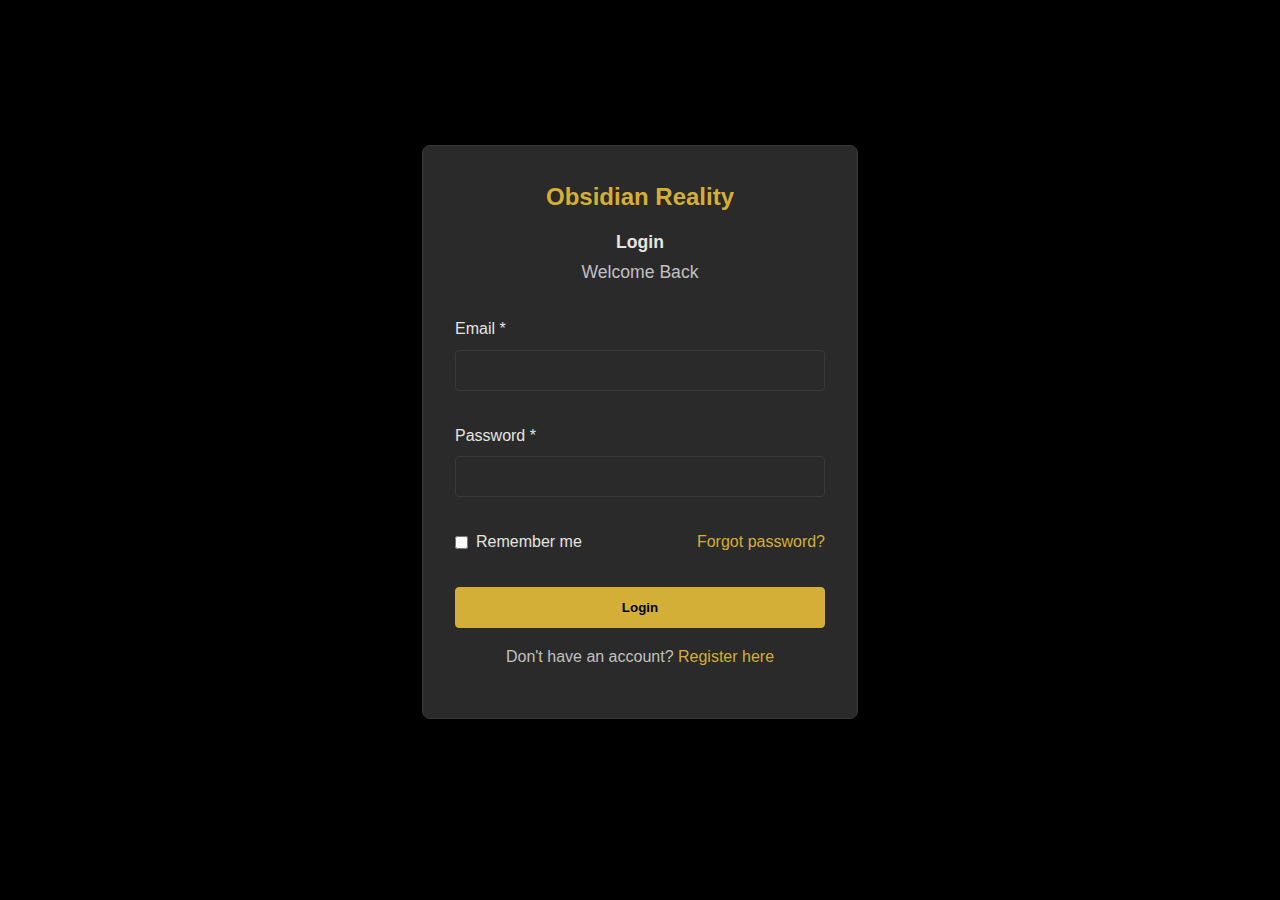
<file: login.html>
<!DOCTYPE html>
<html lang="en">
<head>
    <meta charset="UTF-8">
    <meta name="viewport" content="width=device-width, initial-scale=1.0">
    <meta name="description" content="Login - Obsidian Reality">
    <title>Login - Obsidian Reality</title>
    <link rel="icon" type="image/svg+xml" href="images/favicon.svg">
    <link rel="icon" type="image/x-icon" href="images/favicon.ico">
    <link rel="apple-touch-icon" href="images/favicon.svg">
    <link rel="stylesheet" href="css/style.css">
</head>
<body>
    <main>
        <section class="section" style="padding-top: 2rem; min-height: calc(100vh - 100px); display: flex; align-items: center; justify-content: center;">
            <div class="container" style="max-width: 500px; width: 100%;">
                <div class="card fade-in" style="margin: 0 auto;">
                    <div style="text-align: center; margin-bottom: 2rem;">
                        <div style="margin-bottom: 0.5rem;">
                            <a href="index.html" style="text-decoration: none; color: inherit;">
                                <div class="logo" style="display: inline-block; font-size: 1.5rem; margin: 0; white-space: nowrap;">Obsidian Reality</div>
                            </a>
                        </div>
                        <h1 style="font-size: 1.1rem; margin: 0.5rem 0; color: var(--platinum); text-align: center;">Login</h1>
                        <h2 style="font-size: 1.1rem; margin: 0; color: var(--platinum-dark); font-weight: normal; text-align: center;">Welcome Back</h2>
                    </div>
                    <form id="login-form">
                        <div class="form-group">
                            <label class="form-label" for="login-email" style="display: block; text-align: left; margin-bottom: 0.5rem;">Email *</label>
                            <input type="email" id="login-email" name="email" class="form-control" required>
                            <div class="error-message"></div>
                        </div>

                        <div class="form-group">
                            <label class="form-label" for="login-password" style="display: block; text-align: left; margin-bottom: 0.5rem;">Password *</label>
                            <input type="password" id="login-password" name="password" class="form-control" required>
                            <div class="error-message"></div>
                        </div>

                        <div class="form-group" style="display: flex; justify-content: space-between; align-items: center;">
                            <label style="display: flex; align-items: center; cursor: pointer;">
                                <input type="checkbox" name="remember" style="margin-right: 0.5rem;">
                                <span>Remember me</span>
                            </label>
                            <a href="#" style="color: var(--gold-subtle);">Forgot password?</a>
                        </div>

                        <div class="success-message"></div>
                        
                        <button type="submit" class="btn btn-primary" style="width: 100%; margin-bottom: 1rem;">Login</button>
                        
                        <div class="text-center">
                            <p style="color: var(--platinum-dark);">
                                Don't have an account? 
                                <a href="register.html" style="color: var(--gold-subtle);">Register here</a>
                            </p>
                        </div>
                    </form>
                </div>
            </div>
        </section>
    </main>

    <script src="js/main.js"></script>
</body>
</html>
</file>
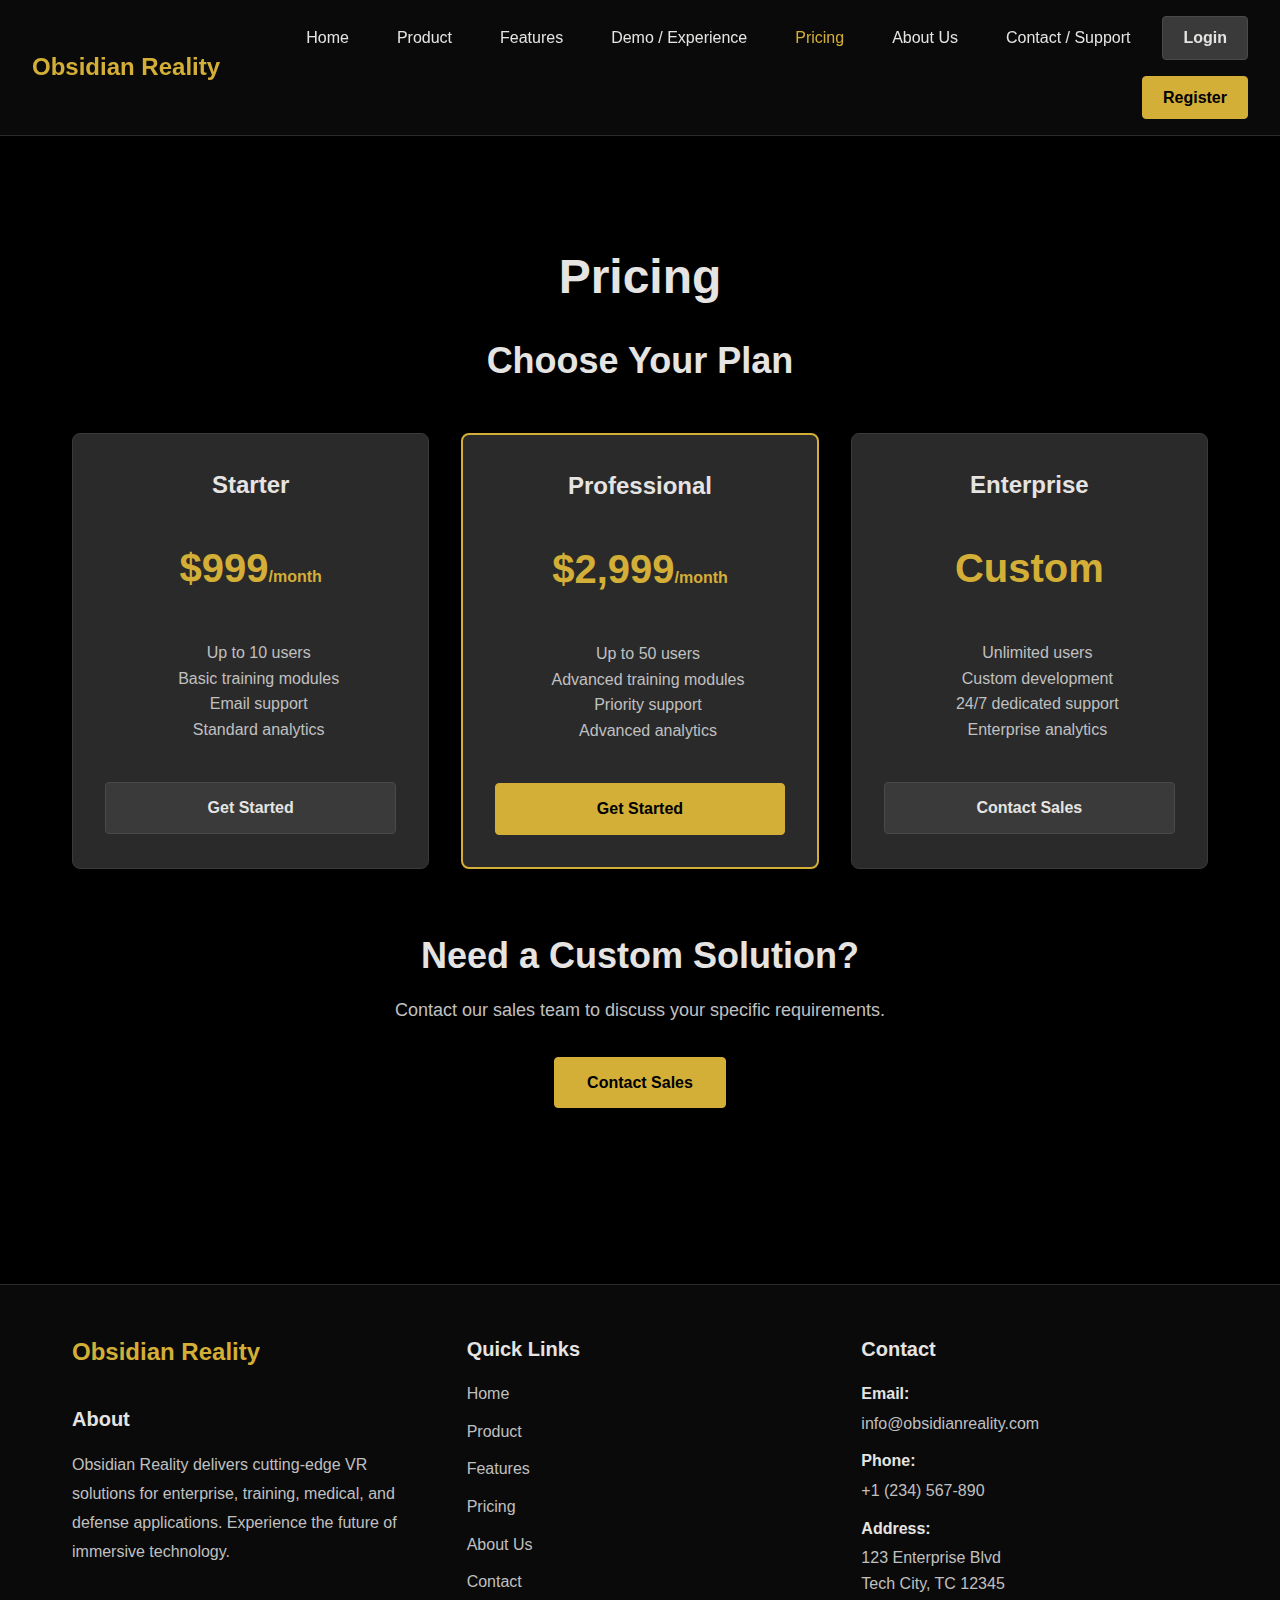
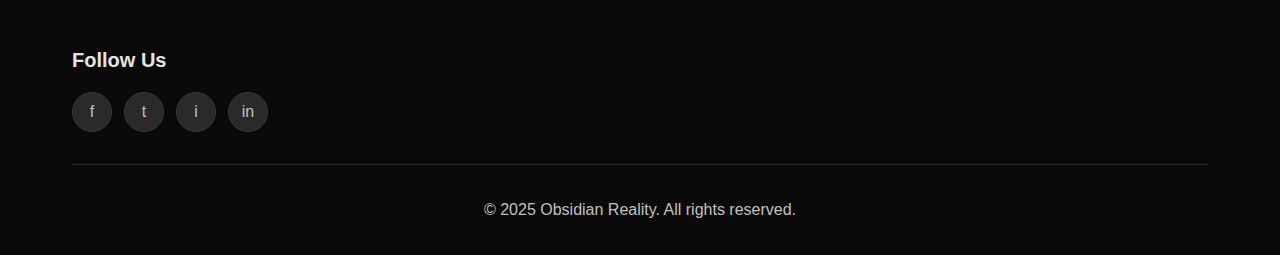
<file: pricing.html>
<!DOCTYPE html>
<html lang="en">
<head>
    <meta charset="UTF-8">
    <meta name="viewport" content="width=device-width, initial-scale=1.0">
    <meta name="description" content="Obsidian Reality Pricing - Enterprise VR Solutions">
    <title>Pricing - Obsidian Reality</title>
    <link rel="icon" type="image/svg+xml" href="images/favicon.svg">
    <link rel="icon" type="image/x-icon" href="images/favicon.ico">
    <link rel="apple-touch-icon" href="images/favicon.svg">
    <link rel="stylesheet" href="css/style.css">
</head>
<body>
    <!-- Header -->
    <header>
    <nav class="navbar">
        <div class="logo">Obsidian Reality</div>
        <button class="menu-toggle" aria-label="Toggle menu">☰</button>
        <ul class="nav-menu">
            <li class="dropdown">
                <a href="index.html">Home</a>
                <ul class="dropdown-menu">
                    <li><a href="home2.html">Home2</a></li>
                </ul>
            </li>
            <li><a href="product.html">Product</a></li>
            <li><a href="features.html">Features</a></li>
            <li><a href="demo.html">Demo / Experience</a></li>
            <li><a href="pricing.html">Pricing</a></li>
            <li><a href="about.html">About Us</a></li>
            <li><a href="contact.html">Contact / Support</a></li>
            <li><a href="login.html" class="nav-btn">Login</a></li>
            <li><a href="register.html" class="nav-btn nav-btn-primary">Register</a></li>
        </ul>
    </nav>
</header>

    <main>
        <section class="section" style="padding-top: 4rem;">
            <div class="container">
                <h1 class="text-center">Pricing</h1>
                <h2 class="text-center" style="margin-bottom: 3rem;">Choose Your Plan</h2>

                <div class="grid grid-3">
                    <div class="card fade-in">
                        <div class="card-title">Starter</div>
                        <div class="card-body">
                            <div style="font-size: 2.5rem; font-weight: 700; color: var(--gold-subtle); margin: 1rem 0;">
                                $999<span style="font-size: 1rem;">/month</span>
                            </div>
                            <ul style="margin: 1.5rem 0; padding-left: 1rem; color: var(--platinum-dark); list-style: none;">
                                <li>Up to 10 users</li>
                                <li>Basic training modules</li>
                                <li>Email support</li>
                                <li>Standard analytics</li>
                            </ul>
                            <a href="contact.html" class="btn" style="width: 100%; margin-top: 1rem;">Get Started</a>
                        </div>
                    </div>

                    <div class="card fade-in" style="border-color: var(--gold-subtle); border-width: 2px;">
                        <div class="card-title">Professional</div>
                        
                        <div class="card-body">
                            <div style="font-size: 2.5rem; font-weight: 700; color: var(--gold-subtle); margin: 1rem 0;">
                                $2,999<span style="font-size: 1rem;">/month</span>
                            </div>
                            <ul style="margin: 1.5rem 0; padding-left: 1rem; color: var(--platinum-dark); list-style: none;">
                                <li>Up to 50 users</li>
                                <li>Advanced training modules</li>
                                <li>Priority support</li>
                                <li>Advanced analytics</li>
                            </ul>
                            <a href="contact.html" class="btn btn-primary" style="width: 100%; margin-top: 1rem;">Get Started</a>
                        </div>
                    </div>

                    <div class="card fade-in">
                        <div class="card-title">Enterprise</div>
                        <div class="card-body">
                            <div style="font-size: 2.5rem; font-weight: 700; color: var(--gold-subtle); margin: 1rem 0;">
                                Custom
                            </div>
                            <ul style="margin: 1.5rem 0; padding-left: 1rem; color: var(--platinum-dark); list-style: none;">
                                <li>Unlimited users</li>
                                <li>Custom development</li>
                                <li>24/7 dedicated support</li>
                                <li>Enterprise analytics</li>
                            </ul>
                            <a href="contact.html" class="btn" style="width: 100%; margin-top: 1rem;">Contact Sales</a>
                        </div>
                    </div>
                </div>

                <div class="text-center" style="margin-top: 4rem;">
                    <h2>Need a Custom Solution?</h2>
                    <p style="font-size: 1.125rem; margin: 1rem 0 2rem; color: var(--platinum-dark);">
                        Contact our sales team to discuss your specific requirements.
                    </p>
                    <a href="contact.html" class="btn btn-primary">Contact Sales</a>
                </div>
            </div>
        </section>
    </main>

    <!-- Footer -->
    <footer>
    <div class="container">
        <div class="footer-content">
            <div class="footer-section" style="text-align: left;">
                <div style="margin-bottom: 1.5rem;">
                    <a href="index.html" style="text-decoration: none; color: inherit;">
                        <div class="logo" style="display: inline-block; text-align: left; font-size: 1.5rem; color: var(--gold-subtle);">Obsidian Reality</div>
                    </a>
                </div>
                <h4 style="text-align: left; margin-bottom: 1rem; margin-top: 0;">About</h4>
                <p style="text-align: left; line-height: 1.8; margin-bottom: 0;">Obsidian Reality delivers cutting-edge VR solutions for enterprise, training, medical, and defense applications. Experience the future of immersive technology.</p>
            </div>
            <div class="footer-section" style="text-align: left;">
                <h4 style="text-align: left; margin-bottom: 1rem; margin-top: 0;">Quick Links</h4>
                <ul style="text-align: left; padding-left: 0; list-style: none; margin: 0;">
                    <li style="text-align: left; margin-bottom: 0.75rem;"><a href="index.html" style="display: inline-block;">Home</a></li>
                    <li style="text-align: left; margin-bottom: 0.75rem;"><a href="product.html" style="display: inline-block;">Product</a></li>
                    <li style="text-align: left; margin-bottom: 0.75rem;"><a href="features.html" style="display: inline-block;">Features</a></li>
                    <li style="text-align: left; margin-bottom: 0.75rem;"><a href="pricing.html" style="display: inline-block;">Pricing</a></li>
                    <li style="text-align: left; margin-bottom: 0.75rem;"><a href="about.html" style="display: inline-block;">About Us</a></li>
                    <li style="text-align: left; margin-bottom: 0;"><a href="contact.html" style="display: inline-block;">Contact</a></li>
                </ul>
            </div>
            <div class="footer-section" style="text-align: left;">
                <h4 style="text-align: left; margin-bottom: 1rem; margin-top: 0;">Contact</h4>
                <p style="text-align: left; margin-bottom: 0.75rem; line-height: 1.6;">
                    <strong style="color: var(--platinum);">Email:</strong><br>
                    <a href="mailto:info@obsidianreality.com" style="display: inline-block; margin-top: 0.25rem;">info@obsidianreality.com</a>
                </p>
                <p style="text-align: left; margin-bottom: 0.75rem; line-height: 1.6;">
                    <strong style="color: var(--platinum);">Phone:</strong><br>
                    <a href="tel:+1234567890" style="display: inline-block; margin-top: 0.25rem;">+1 (234) 567-890</a>
                </p>
                <p style="text-align: left; margin-bottom: 0; line-height: 1.6;">
                    <strong style="color: var(--platinum);">Address:</strong><br>
                    <span style="display: inline-block; margin-top: 0.25rem;">123 Enterprise Blvd<br>Tech City, TC 12345</span>
                </p>
            </div>
            <div class="footer-section" style="text-align: left;">
                <h4 style="text-align: left; margin-bottom: 1rem; margin-top: 0;">Follow Us</h4>
                <div class="social-icons" style="text-align: left; display: flex; gap: 0.75rem; flex-wrap: wrap;">
                    <a href="https://facebook.com" target="_blank" rel="noopener" class="social-icon facebook" aria-label="Facebook">f</a>
                    <a href="https://twitter.com" target="_blank" rel="noopener" class="social-icon twitter" aria-label="Twitter">t</a>
                    <a href="https://instagram.com" target="_blank" rel="noopener" class="social-icon instagram" aria-label="Instagram">i</a>
                    <a href="https://linkedin.com" target="_blank" rel="noopener" class="social-icon linkedin" aria-label="LinkedIn">in</a>
                </div>
            </div>
        </div>
        <div class="footer-bottom" style="margin-top: 2rem;">
            <p style="margin: 0;">&copy; 2025 Obsidian Reality. All rights reserved.</p>
        </div>
    </div>
</footer>

    <script src="js/main.js"></script>
</body>
</html>
</file>
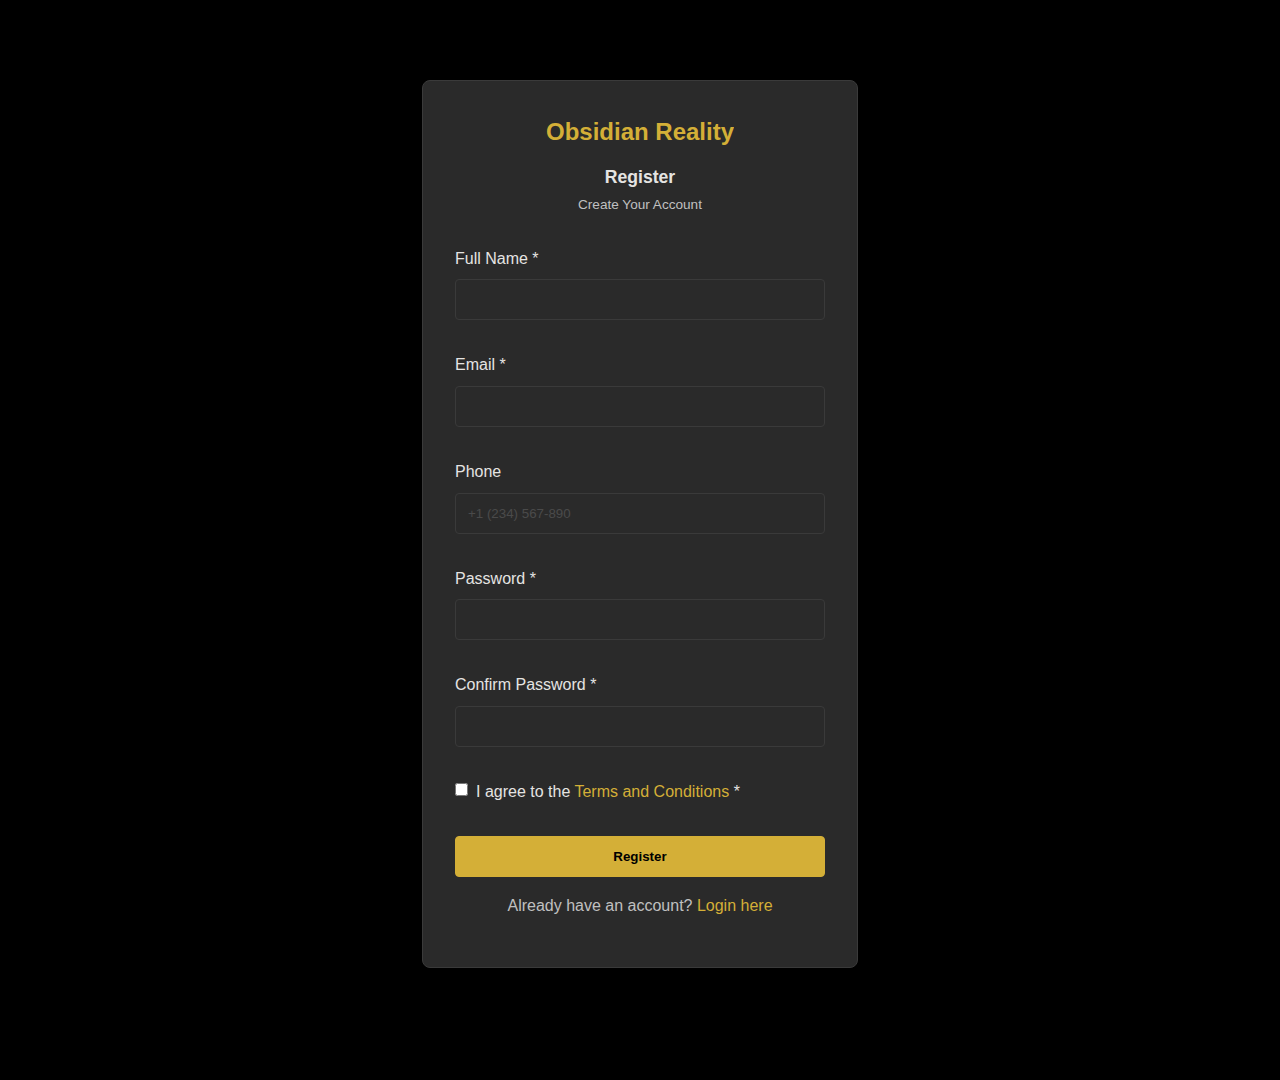
<file: register.html>
<!DOCTYPE html>
<html lang="en">
<head>
    <meta charset="UTF-8">
    <meta name="viewport" content="width=device-width, initial-scale=1.0">
    <meta name="description" content="Register - Obsidian Reality">
    <title>Register - Obsidian Reality</title>
    <link rel="icon" type="image/svg+xml" href="images/favicon.svg">
    <link rel="icon" type="image/x-icon" href="images/favicon.ico">
    <link rel="apple-touch-icon" href="images/favicon.svg">
    <link rel="stylesheet" href="css/style.css">
</head>
<body>
    <main>
        <section class="section" style="padding-top: 2rem; min-height: calc(100vh - 100px); display: flex; align-items: center; justify-content: center;">
            <div class="container" style="max-width: 500px; width: 100%;">
                <div class="card fade-in" style="margin: 0 auto;">
                    <div style="text-align: center; margin-bottom: 2rem;">
                        <div style="margin-bottom: 0.5rem;">
                            <a href="index.html" style="text-decoration: none; color: inherit;">
                                <div class="logo" style="display: inline-block; font-size: 1.5rem; margin: 0; white-space: nowrap;">Obsidian Reality</div>
                            </a>
                        </div>
                        <h1 style="font-size: 1.1rem; margin: 0.5rem 0; color: var(--platinum); text-align: center;">Register</h1>
                        <h2 style="font-size: 0.85rem; margin: 0; color: var(--platinum-dark); font-weight: normal; text-align: center;">Create Your Account</h2>
                    </div>
                    <form id="register-form">
                        <div class="form-group">
                            <label class="form-label" for="reg-name" style="display: block; text-align: left; margin-bottom: 0.5rem;">Full Name *</label>
                            <input type="text" id="reg-name" name="name" class="form-control" required>
                            <div class="error-message"></div>
                        </div>

                        <div class="form-group">
                            <label class="form-label" for="reg-email" style="display: block; text-align: left; margin-bottom: 0.5rem;">Email *</label>
                            <input type="email" id="reg-email" name="email" class="form-control" required>
                            <div class="error-message"></div>
                        </div>

                        <div class="form-group">
                            <label class="form-label" for="reg-phone" style="display: block; text-align: left; margin-bottom: 0.5rem;">Phone</label>
                            <input type="tel" id="reg-phone" name="phone" class="form-control" placeholder="+1 (234) 567-890">
                            <div class="error-message"></div>
                        </div>

                        <div class="form-group">
                            <label class="form-label" for="reg-password" style="display: block; text-align: left; margin-bottom: 0.5rem;">Password *</label>
                            <input type="password" id="reg-password" name="password" class="form-control" required>
                            <div class="error-message"></div>
                        </div>

                        <div class="form-group">
                            <label class="form-label" for="reg-confirm" style="display: block; text-align: left; margin-bottom: 0.5rem;">Confirm Password *</label>
                            <input type="password" id="reg-confirm" name="confirm" class="form-control" required>
                            <div class="error-message"></div>
                        </div>

                        <div class="form-group">
                            <label style="display: flex; align-items: flex-start; cursor: pointer;">
                                <input type="checkbox" name="terms" required style="margin-right: 0.5rem; margin-top: 0.25rem;">
                                <span>I agree to the <a href="#" style="color: var(--gold-subtle);">Terms and Conditions</a> *</span>
                            </label>
                            <div class="error-message"></div>
                        </div>

                        <div class="success-message"></div>
                        
                        <button type="submit" class="btn btn-primary" style="width: 100%; margin-bottom: 1rem;">Register</button>
                        
                        <div class="text-center">
                            <p style="color: var(--platinum-dark);">
                                Already have an account? 
                                <a href="login.html" style="color: var(--gold-subtle);">Login here</a>
                            </p>
                        </div>
                    </form>
                </div>
            </div>
        </section>
    </main>

    <script src="js/main.js"></script>
    <script>
        // Password confirmation validation
        document.addEventListener('DOMContentLoaded', function() {
            const registerForm = document.getElementById('register-form');
            if (registerForm) {
                const password = document.getElementById('reg-password');
                const confirm = document.getElementById('reg-confirm');
                
                function validatePasswordMatch() {
                    const confirmError = confirm.parentElement.querySelector('.error-message');
                    if (confirm.value && password.value !== confirm.value) {
                        if (confirmError) {
                            confirmError.textContent = 'Passwords do not match';
                            confirmError.classList.add('show');
                            confirm.style.borderColor = '#ff4444';
                        }
                        return false;
                    } else {
                        if (confirmError) {
                            confirmError.classList.remove('show');
                            confirm.style.borderColor = '';
                        }
                        return true;
                    }
                }
                
                confirm.addEventListener('blur', validatePasswordMatch);
                password.addEventListener('blur', validatePasswordMatch);
            }
        });
    </script>
</body>
</html>
</file>
<file: css/style.css>
/* ============================================
   Obsidian Reality Theme - Main Stylesheet
   Luxury • Enterprise • Powerful
   ============================================ */

/* CSS Variables - Obsidian Reality Theme */
:root {
    /* Colors */
    --obsidian-black: #000000;
    --obsidian-black-light: #0a0a0a;
    --graphite-gray-dark: #2a2a2a;
    --graphite-gray: #3a3a3a;
    --graphite-gray-light: #4a4a4a;
    --platinum: #E5E4E2;
    --platinum-dark: #C0C0C0;
    --gold-subtle: #D4AF37;
    --gold-subtle-light: #C9A961;
    --gold-accent: #FFD700;
    
    /* Typography */
    --font-primary: 'Inter', 'Segoe UI', -apple-system, BlinkMacSystemFont, sans-serif;
    --font-weight-h1: 700;
    --font-weight-h2: 600;
    --font-weight-h3: 300;
    
    /* Spacing */
    --spacing-xs: 0.5rem;
    --spacing-sm: 1rem;
    --spacing-md: 2rem;
    --spacing-lg: 3rem;
    --spacing-xl: 4rem;
    
    /* Transitions */
    --transition-fast: 200ms ease;
    --transition-normal: 300ms ease;
    --transition-slow: 500ms ease;
    
    /* Shadows */
    --shadow-sm: 0 2px 4px rgba(0, 0, 0, 0.3);
    --shadow-md: 0 4px 8px rgba(0, 0, 0, 0.4);
    --shadow-lg: 0 8px 16px rgba(0, 0, 0, 0.5);
    --shadow-gold: 0 4px 12px rgba(212, 175, 55, 0.3);
}

/* Reset & Base Styles */
* {
    margin: 0;
    padding: 0;
    box-sizing: border-box;
}

html {
    scroll-behavior: smooth;
}

body {
    font-family: var(--font-primary);
    background-color: var(--obsidian-black);
    color: var(--platinum);
    line-height: 1.6;
    overflow-x: hidden;
}

/* Typography */
h1 {
    font-weight: var(--font-weight-h1);
    font-size: 3rem;
    line-height: 1.2;
    color: var(--platinum);
    margin-bottom: var(--spacing-md);
}

h2 {
    font-weight: var(--font-weight-h2);
    font-size: 2.25rem;
    line-height: 1.3;
    color: var(--platinum);
    margin-bottom: var(--spacing-sm);
    text-align: center;
}

h3 {
    font-weight: var(--font-weight-h3);
    font-size: 1.5rem;
    line-height: 1.4;
    color: var(--platinum-dark);
    margin-bottom: var(--spacing-sm);
    text-align: center;
}

p {
    font-size: 1rem;
    line-height: 1.6;
    color: var(--platinum-dark);
    margin-bottom: var(--spacing-sm);
}

a {
    text-decoration: none;
    color: var(--platinum);
    transition: color var(--transition-fast);
}

a:hover {
    color: var(--gold-subtle);
}

/* Header & Navigation */
header {
    background-color: var(--obsidian-black-light);
    border-bottom: 1px solid var(--graphite-gray-dark);
    padding: var(--spacing-sm) 0;
    position: sticky;
    top: 0;
    z-index: 1000;
    box-shadow: var(--shadow-md);
}

.navbar {
    display: flex;
    justify-content: space-between;
    align-items: center;
    padding: 0 var(--spacing-md);
    max-width: 1400px;
    margin: 0 auto;
    gap: var(--spacing-sm);
}

.logo {
    font-size: 1.5rem;
    font-weight: 700;
    color: var(--gold-subtle);
    cursor: pointer;
    transition: color var(--transition-fast);
    white-space: nowrap;
    flex-shrink: 0;
    overflow: hidden;
    text-overflow: ellipsis;
    max-width: 100%;
}

.nav-menu {
    display: flex;
    list-style: none;
    gap: var(--spacing-sm);
    align-items: center;
    flex-wrap: wrap;
    flex: 1;
    justify-content: flex-end;
}

.logo:hover {
    color: var(--gold-accent);
}

.nav-menu li {
    position: relative;
}

.nav-menu a {
    padding: var(--spacing-xs) var(--spacing-sm);
    display: block;
    transition: color var(--transition-fast);
    font-weight: 500;
    white-space: nowrap;
}

.nav-menu a:hover,
.nav-menu a.active {
    color: var(--gold-subtle);
}

.nav-menu .nav-btn {
    padding: 0.5rem 1.25rem;
    background-color: var(--graphite-gray);
    border: 1px solid var(--graphite-gray-light);
    border-radius: 4px;
    font-weight: 600;
    transition: all var(--transition-fast);
}

.nav-menu .nav-btn:hover {
    background-color: var(--graphite-gray-light);
    color: var(--gold-subtle);
    border-color: var(--gold-subtle);
}

.nav-menu .nav-btn-primary {
    background-color: var(--gold-subtle);
    color: var(--obsidian-black);
    border-color: var(--gold-subtle);
}

.nav-menu .nav-btn-primary:hover {
    background-color: var(--gold-accent);
    color: var(--obsidian-black);
}

/* Dropdown Menu */
.dropdown {
    position: relative;
}

.dropdown-menu {
    position: absolute;
    top: 100%;
    left: 0;
    background-color: var(--graphite-gray-dark);
    min-width: 180px;
    padding: var(--spacing-xs) 0;
    list-style: none;
    opacity: 0;
    visibility: hidden;
    transform: translateY(-10px);
    transition: all var(--transition-normal);
    box-shadow: var(--shadow-lg);
    border: 1px solid var(--graphite-gray);
}

.dropdown:hover .dropdown-menu {
    opacity: 1;
    visibility: visible;
    transform: translateY(0);
}

.dropdown-menu li {
    padding: 0;
}

.dropdown-menu a {
    padding: var(--spacing-xs) var(--spacing-sm);
    display: block;
    transition: background-color var(--transition-fast);
}

.dropdown-menu a:hover {
    background-color: var(--graphite-gray);
    color: var(--gold-subtle);
}

/* Mobile Menu Toggle */
.menu-toggle {
    display: none;
    background: none;
    border: none;
    color: var(--platinum);
    font-size: 1.5rem;
    cursor: pointer;
}

/* Main Content */
main {
    min-height: calc(100vh - 200px);
    padding: var(--spacing-lg) 0;
}

.container {
    max-width: 1200px;
    margin: 0 auto;
    padding: 0 var(--spacing-md);
}

.section {
    padding: var(--spacing-xl) 0;
}

.section-title {
    text-align: center;
    margin-bottom: var(--spacing-lg);
}

/* Buttons & CTAs */
.btn {
    display: inline-block;
    padding: 0.75rem 2rem;
    background-color: var(--graphite-gray);
    color: var(--platinum);
    border: 1px solid var(--graphite-gray-light);
    border-radius: 4px;
    font-weight: 600;
    cursor: pointer;
    transition: all var(--transition-normal);
    text-align: center;
    text-decoration: none;
    vertical-align: middle;
}

.btn-group {
    display: flex;
    gap: 1rem;
    justify-content: center;
    align-items: center;
    flex-wrap: wrap;
}

.btn:hover {
    background-color: var(--graphite-gray-light);
    color: var(--gold-subtle);
    border-color: var(--gold-subtle);
    transform: translateY(-2px);
    box-shadow: var(--shadow-gold);
}

.btn-primary {
    background-color: var(--gold-subtle);
    color: var(--obsidian-black);
    border-color: var(--gold-subtle);
}

.btn-primary:hover {
    background-color: var(--gold-accent);
    color: var(--obsidian-black);
    box-shadow: var(--shadow-gold);
}

/* Cards */
.card {
    background-color: var(--graphite-gray-dark);
    border: 1px solid var(--graphite-gray);
    border-radius: 8px;
    padding: var(--spacing-md);
    transition: all var(--transition-normal);
    height: 100%;
    display: flex;
    flex-direction: column;
    text-align: center;
}

.card .card-body {
    flex-grow: 1;
    display: flex;
    flex-direction: column;
}

.card .btn {
    align-self: center;
    margin-top: auto;
}

.card:hover {
    transform: translateY(-5px);
    box-shadow: var(--shadow-lg);
    border-color: var(--gold-subtle);
}

.card-title {
    font-size: 1.5rem;
    font-weight: 600;
    margin-bottom: var(--spacing-sm);
    color: var(--platinum);
}

.card-body {
    color: var(--platinum-dark);
}

/* Grid Layouts */
.grid {
    display: grid;
    gap: var(--spacing-md);
}

.grid-2 {
    grid-template-columns: repeat(auto-fit, minmax(300px, 1fr));
}

.grid-3 {
    grid-template-columns: repeat(auto-fit, minmax(280px, 1fr));
}

.grid-4 {
    grid-template-columns: repeat(auto-fit, minmax(250px, 1fr));
}

/* Forms */
.form-group {
    margin-bottom: var(--spacing-md);
}

.form-label {
    display: block;
    margin-bottom: var(--spacing-xs);
    color: var(--platinum);
    font-weight: 500;
}

.form-control {
    width: 100%;
    padding: 0.75rem;
    background-color: var(--graphite-gray-dark);
    border: 1px solid var(--graphite-gray);
    border-radius: 4px;
    color: var(--platinum);
    font-family: var(--font-primary);
    transition: all var(--transition-fast);
}

.form-control:focus {
    outline: none;
    border-color: var(--gold-subtle);
    box-shadow: 0 0 0 3px rgba(212, 175, 55, 0.1);
}

.form-control::placeholder {
    color: var(--graphite-gray-light);
}

.error-message {
    color: #ff4444;
    font-size: 0.875rem;
    margin-top: var(--spacing-xs);
    display: none;
}

.error-message.show {
    display: block;
}

.success-message {
    color: var(--gold-subtle);
    font-size: 0.875rem;
    margin-top: var(--spacing-xs);
    display: none;
}

.success-message.show {
    display: block;
}

/* Footer */
footer {
    background-color: var(--obsidian-black-light);
    border-top: 1px solid var(--graphite-gray-dark);
    padding: var(--spacing-lg) 0 var(--spacing-md);
    margin-top: var(--spacing-xl);
}

.footer-content {
    display: grid;
    grid-template-columns: repeat(auto-fit, minmax(250px, 1fr));
    gap: var(--spacing-lg);
    margin-bottom: var(--spacing-md);
}

.footer-section h4 {
    font-size: 1.25rem;
    font-weight: 600;
    margin-bottom: var(--spacing-sm);
    color: var(--platinum);
}

.footer-section ul {
    list-style: none;
}

.footer-section ul li {
    margin-bottom: var(--spacing-xs);
}

.footer-section a {
    color: var(--platinum-dark);
    transition: color var(--transition-fast);
}

.footer-section a:hover {
    color: var(--gold-subtle);
}

.footer-bottom {
    text-align: center;
    padding-top: var(--spacing-md);
    border-top: 1px solid var(--graphite-gray-dark);
    color: var(--platinum-dark);
}

/* Social Media Icons */
.social-icons {
    display: flex;
    gap: var(--spacing-sm);
    margin-top: var(--spacing-sm);
}

.social-icon {
    width: 40px;
    height: 40px;
    display: flex;
    align-items: center;
    justify-content: center;
    background-color: var(--graphite-gray-dark);
    border: 1px solid var(--graphite-gray);
    border-radius: 50%;
    color: var(--platinum);
    transition: all var(--transition-normal);
    text-decoration: none;
}

.social-icon:hover {
    transform: translateY(-3px);
    box-shadow: var(--shadow-md);
}

.social-icon.facebook:hover {
    background-color: #1877F2;
    border-color: #1877F2;
    color: white;
}

.social-icon.twitter:hover {
    background-color: #1DA1F2;
    border-color: #1DA1F2;
    color: white;
}

.social-icon.instagram:hover {
    background: linear-gradient(45deg, #f09433 0%, #e6683c 25%, #dc2743 50%, #cc2366 75%, #bc1888 100%);
    border-color: transparent;
    color: white;
}

.social-icon.linkedin:hover {
    background-color: #0077B5;
    border-color: #0077B5;
    color: white;
}

/* Images */
img {
    max-width: 100%;
    height: auto;
    display: block;
}

.image-center {
    margin: 0 auto;
    display: block;
}

.image-card {
    border-radius: 8px;
    overflow: hidden;
    transition: transform var(--transition-normal);
    margin: 0 auto;
}

.image-card:hover {
    transform: scale(1.05);
}

.image-card img {
    width: 100%;
    height: auto;
    object-fit: cover;
}

.hero-image {
    max-width: 600px;
    width: 100%;
    margin: 2rem auto;
    border-radius: 12px;
    box-shadow: var(--shadow-lg);
}

.card-image {
    width: 100%;
    height: 200px;
    object-fit: cover;
    border-radius: 8px 8px 0 0;
    margin-bottom: 1rem;
}

.image-wrapper {
    text-align: center;
    margin: 2rem 0;
}

.image-wrapper img {
    margin: 0 auto;
}

/* Animations */
@keyframes fadeIn {
    from {
        opacity: 0;
        transform: translateY(20px);
    }
    to {
        opacity: 1;
        transform: translateY(0);
    }
}

@keyframes slideIn {
    from {
        opacity: 0;
        transform: translateX(-30px);
    }
    to {
        opacity: 1;
        transform: translateX(0);
    }
}

.fade-in {
    animation: fadeIn 0.6s ease-out;
}

.slide-in {
    animation: slideIn 0.6s ease-out;
}

/* Loading States */
.loading {
    display: inline-block;
    width: 20px;
    height: 20px;
    border: 3px solid var(--graphite-gray);
    border-top-color: var(--gold-subtle);
    border-radius: 50%;
    animation: spin 0.8s linear infinite;
}

@keyframes spin {
    to {
        transform: rotate(360deg);
    }
}

/* Responsive Design */
/* Tablet View (768px - 1024px) */
@media (max-width: 1024px) and (min-width: 769px) {
    .navbar {
        padding: 0 var(--spacing-sm);
        flex-wrap: nowrap;
        gap: 0.3rem;
        align-items: center;
    }
    
    .logo {
        font-size: 1.1rem;
        white-space: nowrap;
        flex-shrink: 0;
        min-width: fit-content;
        max-width: 180px;
        overflow: hidden;
        text-overflow: ellipsis;
    }
    
    .nav-menu {
        gap: 0.3rem;
        flex-wrap: wrap;
        justify-content: flex-end;
        flex: 1;
        min-width: 0;
        align-items: center;
    }
    
    .nav-menu a {
        padding: var(--spacing-xs) 0.35rem;
        font-size: 0.8rem;
        white-space: nowrap;
    }
    
    .nav-menu .nav-btn {
        padding: 0.3rem 0.7rem;
        font-size: 0.8rem;
    }
    
    .nav-menu .nav-btn-primary {
        padding: 0.3rem 0.7rem;
    }
}

/* Specific fix for 800px width */
@media (max-width: 850px) and (min-width: 769px) {
    .navbar {
        gap: 0.2rem;
        padding: 0 0.5rem;
    }
    
    .logo {
        font-size: 0.95rem;
        max-width: 140px;
        white-space: nowrap;
        overflow: hidden;
        text-overflow: ellipsis;
        line-height: 1.2;
    }
    
    .nav-menu {
        gap: 0.25rem;
    }
    
    .nav-menu a {
        font-size: 0.7rem;
        padding: var(--spacing-xs) 0.25rem;
    }
    
    .nav-menu .nav-btn {
        padding: 0.25rem 0.5rem;
        font-size: 0.7rem;
    }
    
    .nav-menu .nav-btn-primary {
        padding: 0.25rem 0.5rem;
    }
}

@media (max-width: 768px) {
    .menu-toggle {
        display: block;
    }
    
    .navbar {
        padding: 0 var(--spacing-sm);
    }
    
    .logo {
        font-size: 1.25rem;
        white-space: nowrap;
        flex-shrink: 0;
    }
    
    .nav-menu {
        position: fixed;
        top: 60px;
        left: -100%;
        flex-direction: column;
        background-color: var(--obsidian-black-light);
        width: 100%;
        padding: var(--spacing-md);
        transition: left var(--transition-normal);
        box-shadow: var(--shadow-lg);
    }
    
    .nav-menu.active {
        left: 0;
    }
    
    .dropdown-menu {
        position: static;
        opacity: 1;
        visibility: visible;
        transform: none;
        box-shadow: none;
        margin-left: var(--spacing-sm);
    }
    
    h1 {
        font-size: 2rem;
    }
    
    h2 {
        font-size: 1.75rem;
    }
    
    .grid-2,
    .grid-3,
    .grid-4 {
        grid-template-columns: 1fr;
    }
}

@media (max-width: 480px) {
    .container {
        padding: 0 var(--spacing-sm);
    }
    
    .section {
        padding: var(--spacing-md) 0;
    }
    
    /* Button spacing in mobile view */
    .btn {
        display: block;
        width: 100%;
        margin: 0.5rem 0 !important;
        text-align: center;
    }
    
    .btn + .btn {
        margin-top: 1rem;
    }
}

/* Utility Classes */
.text-center {
    text-align: center;
}

.mt-1 { margin-top: var(--spacing-xs); }
.mt-2 { margin-top: var(--spacing-sm); }
.mt-3 { margin-top: var(--spacing-md); }
.mt-4 { margin-top: var(--spacing-lg); }

.mb-1 { margin-bottom: var(--spacing-xs); }
.mb-2 { margin-bottom: var(--spacing-sm); }
.mb-3 { margin-bottom: var(--spacing-md); }
.mb-4 { margin-bottom: var(--spacing-lg); }
</file>
